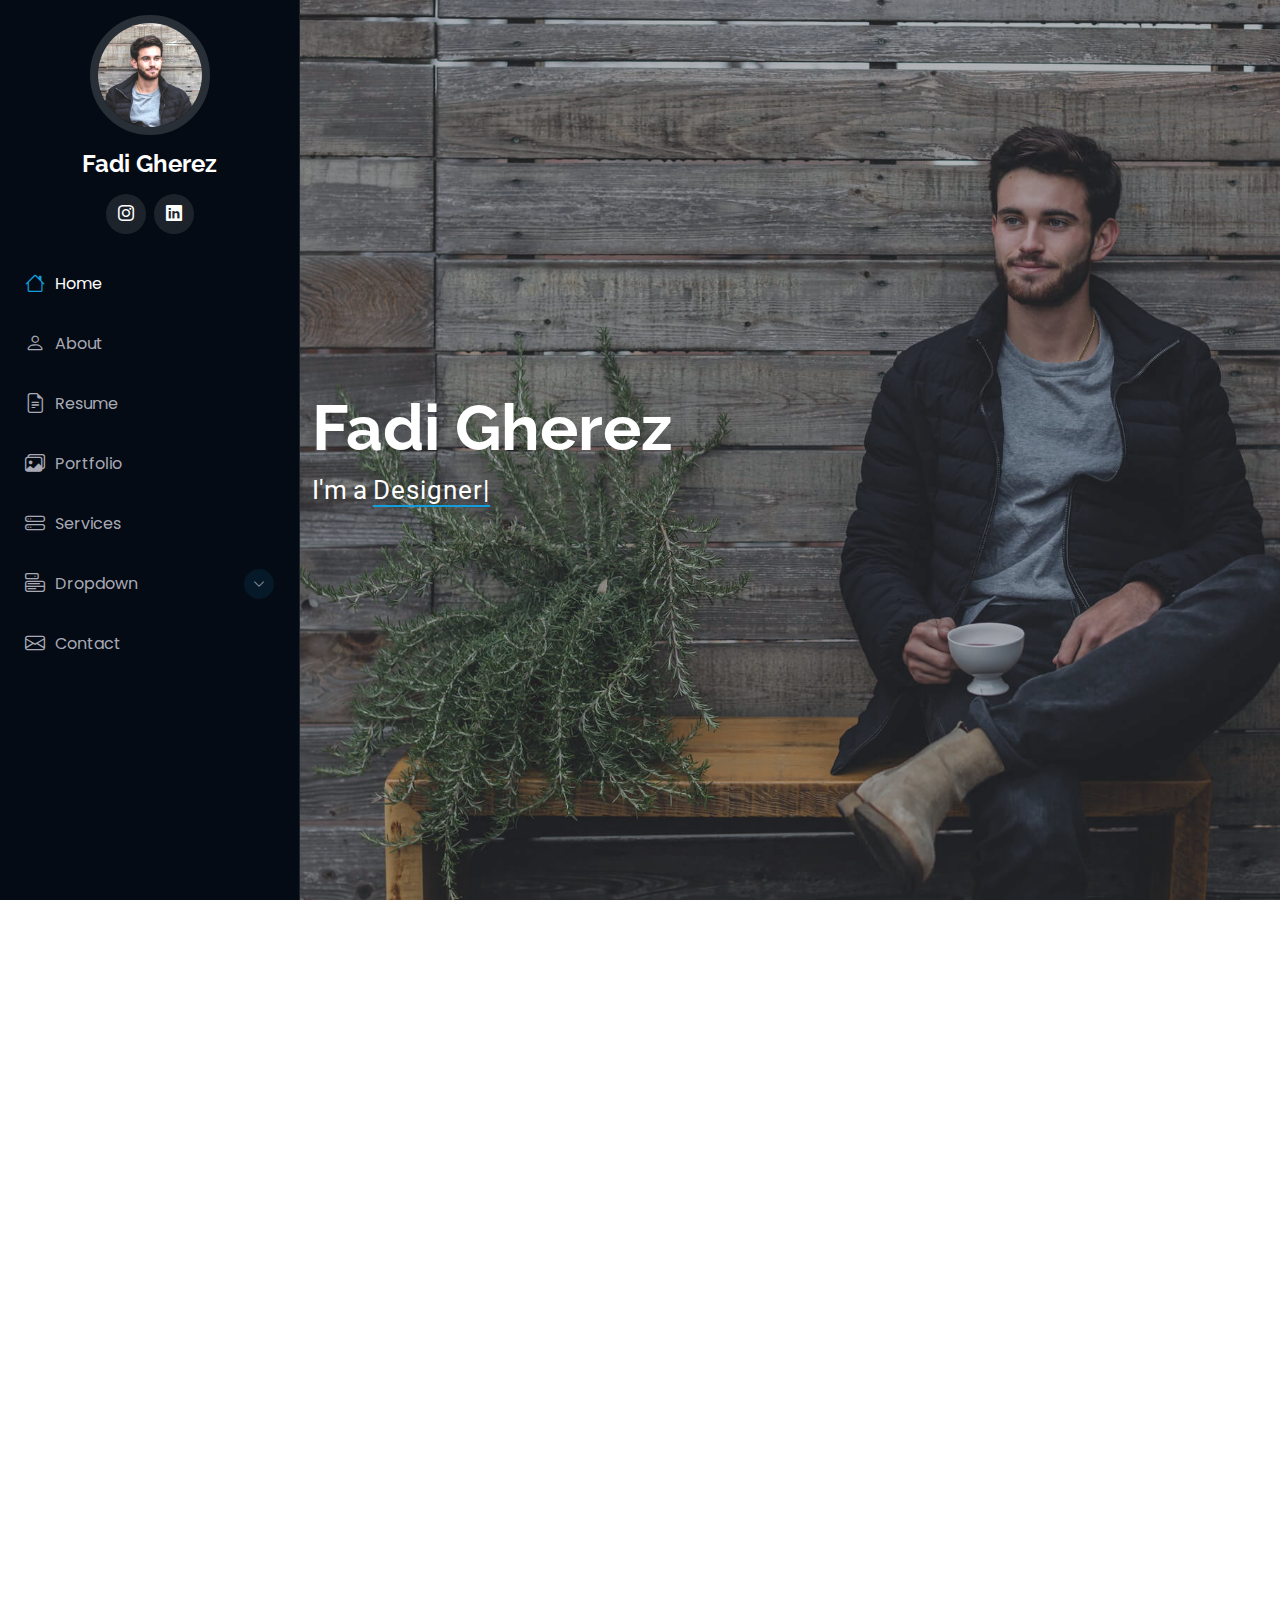
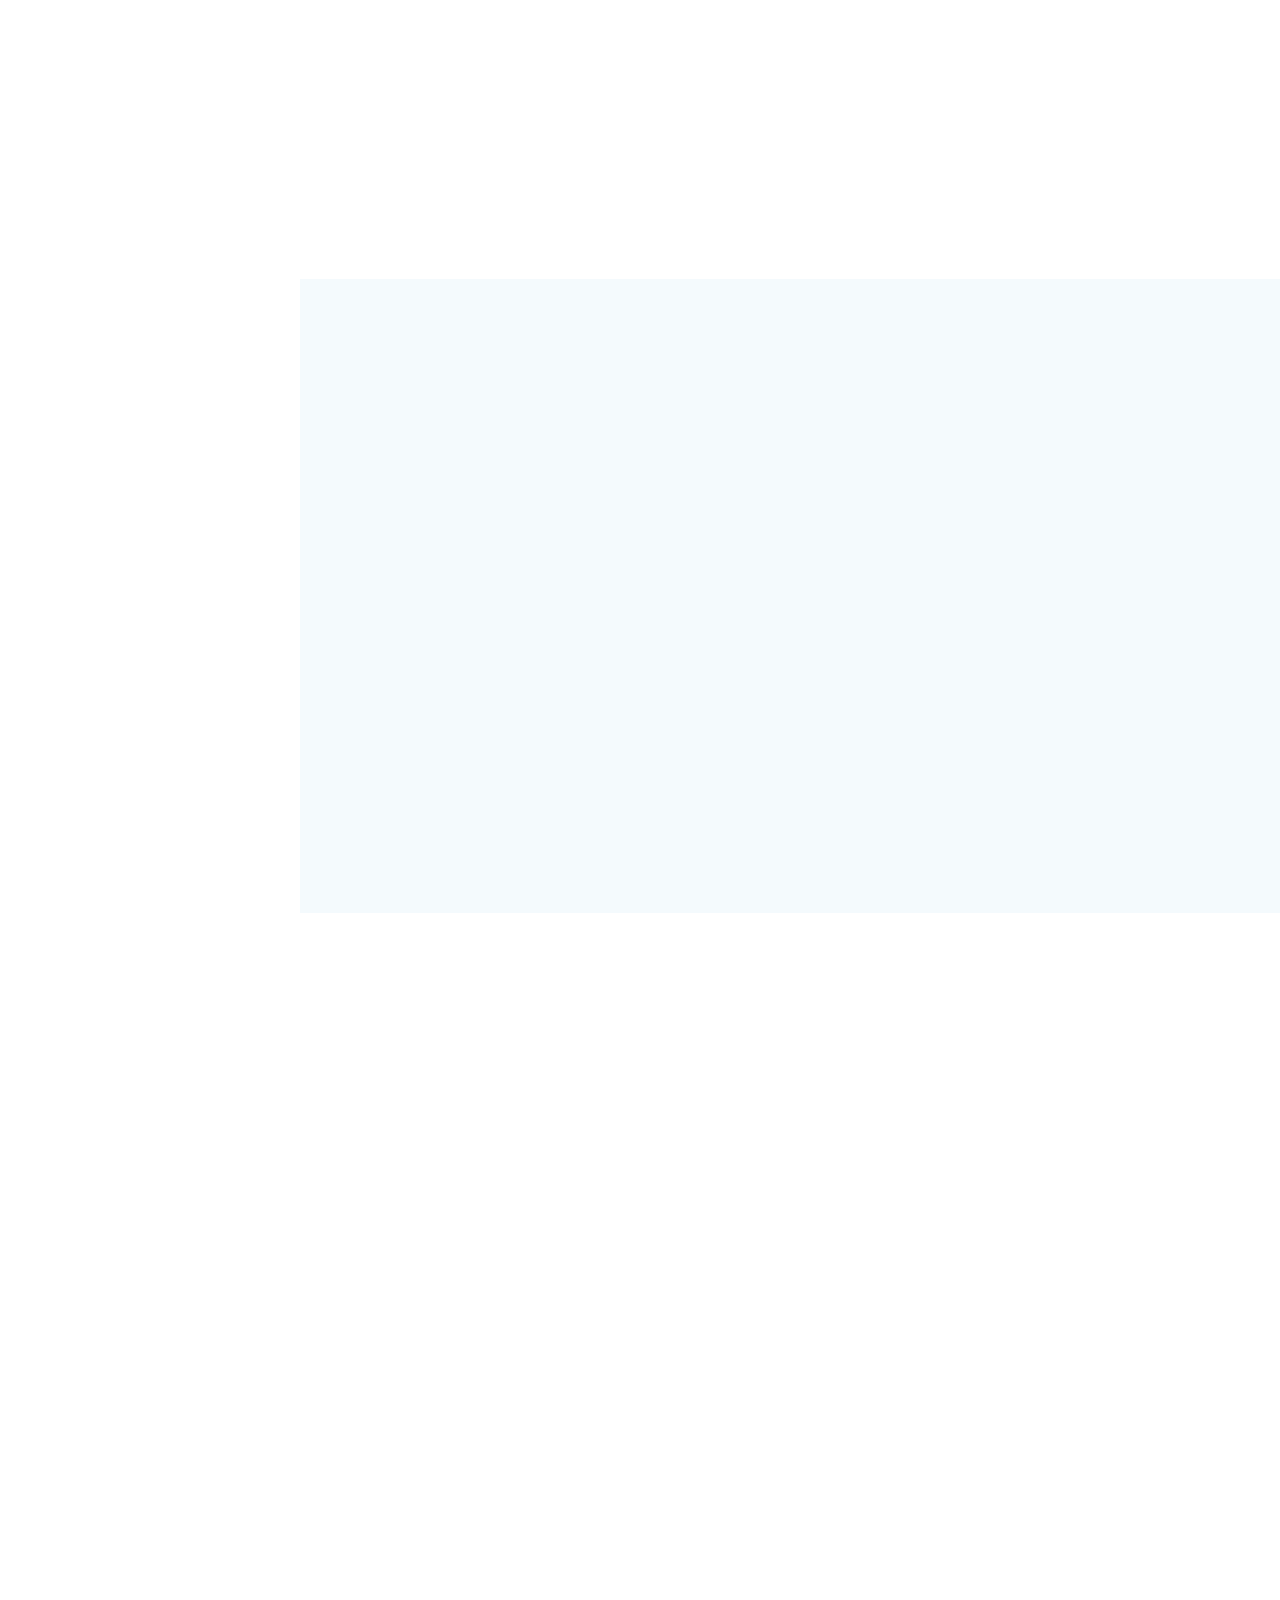
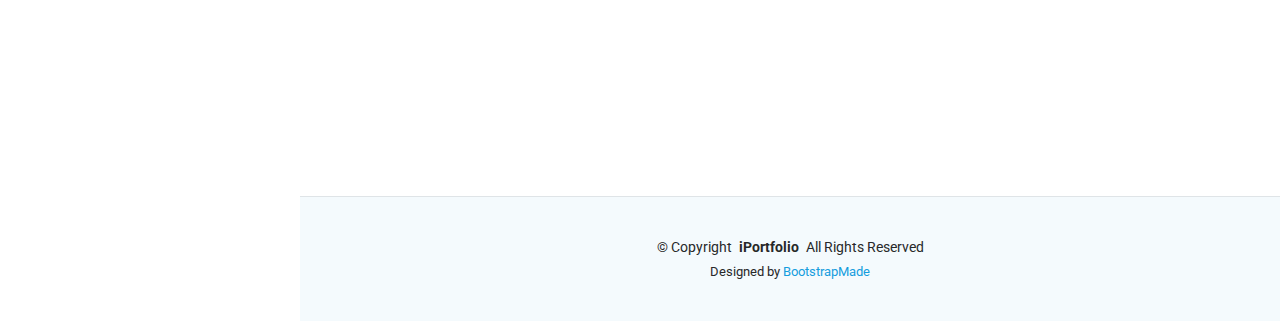
<file: index.html>
<!DOCTYPE html>
<html lang="en">

<head>
  <meta charset="utf-8">
  <meta content="width=device-width, initial-scale=1.0" name="viewport">
  <title>Index - iPortfolio Bootstrap Template</title>
  <meta content="" name="description">
  <meta content="" name="keywords">

  <!-- Favicons -->
  <link href="assets/img/favicon.png" rel="icon">
  <link href="assets/img/apple-touch-icon.png" rel="apple-touch-icon">

  <!-- Fonts -->
  <link href="https://fonts.googleapis.com" rel="preconnect">
  <link href="https://fonts.gstatic.com" rel="preconnect" crossorigin>
  <link href="https://fonts.googleapis.com/css2?family=Roboto:ital,wght@0,100;0,300;0,400;0,500;0,700;0,900;1,100;1,300;1,400;1,500;1,700;1,900&family=Poppins:ital,wght@0,100;0,200;0,300;0,400;0,500;0,600;0,700;0,800;0,900;1,100;1,200;1,300;1,400;1,500;1,600;1,700;1,800;1,900&family=Raleway:ital,wght@0,100;0,200;0,300;0,400;0,500;0,600;0,700;0,800;0,900;1,100;1,200;1,300;1,400;1,500;1,600;1,700;1,800;1,900&display=swap" rel="stylesheet">

  <!-- Vendor CSS Files -->
  <link href="assets/vendor/bootstrap/css/bootstrap.min.css" rel="stylesheet">
  <link href="assets/vendor/bootstrap-icons/bootstrap-icons.css" rel="stylesheet">
  <link href="assets/vendor/aos/aos.css" rel="stylesheet">
  <link href="assets/vendor/glightbox/css/glightbox.min.css" rel="stylesheet">
  <link href="assets/vendor/swiper/swiper-bundle.min.css" rel="stylesheet">

  <!-- Main CSS File -->
  <link href="assets/css/main.css" rel="stylesheet">

  <!-- =======================================================
  * Template Name: iPortfolio
  * Template URL: https://bootstrapmade.com/iportfolio-bootstrap-portfolio-websites-template/
  * Updated: Jun 29 2024 with Bootstrap v5.3.3
  * Author: BootstrapMade.com
  * License: https://bootstrapmade.com/license/
  ======================================================== -->
</head>

<body class="index-page">

  <header id="header" class="header dark-background d-flex flex-column">
    <i class="header-toggle d-xl-none bi bi-list"></i>

    <div class="profile-img">
      <img src="assets/img/my-profile-img.jpg" alt="" class="img-fluid rounded-circle">
    </div>

    <a href="index.html" class="logo d-flex align-items-center justify-content-center">
      <!-- Uncomment the line below if you also wish to use an image logo -->
      <!-- <img src="assets/img/logo.png" alt=""> -->
      <h1 class="sitename">Fadi Gherez</h1>
    </a>

    <div class="social-links text-center">
      <a target="_blank" href="https://www.instagram.com/arkeedo/" class="instagram"><i class="bi bi-instagram"></i></a>
      <a target="_blank" href="https://www.linkedin.com/in/fadi-gherez/" class="linkedin"><i class="bi bi-linkedin"></i></a>
    </div>

    <nav id="navmenu" class="navmenu">
      <ul>
        <li><a href="#hero" class="active"><i class="bi bi-house navicon"></i>Home</a></li>
        <li><a href="#about"><i class="bi bi-person navicon"></i> About</a></li>
        <li><a href="#resume"><i class="bi bi-file-earmark-text navicon"></i> Resume</a></li>
        <li><a href="#portfolio"><i class="bi bi-images navicon"></i> Portfolio</a></li>
        <li><a href="#services"><i class="bi bi-hdd-stack navicon"></i> Services</a></li>
        <li class="dropdown"><a href="#"><i class="bi bi-menu-button navicon"></i> <span>Dropdown</span> <i class="bi bi-chevron-down toggle-dropdown"></i></a>
          <ul>
            <li><a href="#">Dropdown 1</a></li>
            <li class="dropdown"><a href="#"><span>Deep Dropdown</span> <i class="bi bi-chevron-down toggle-dropdown"></i></a>
              <ul>
                <li><a href="#">Deep Dropdown 1</a></li>
                <li><a href="#">Deep Dropdown 2</a></li>
                <li><a href="#">Deep Dropdown 3</a></li>
                <li><a href="#">Deep Dropdown 4</a></li>
                <li><a href="#">Deep Dropdown 5</a></li>
              </ul>
            </li>
            <li><a href="#">Dropdown 2</a></li>
            <li><a href="#">Dropdown 3</a></li>
            <li><a href="#">Dropdown 4</a></li>
          </ul>
        </li>
        <li><a href="#contact"><i class="bi bi-envelope navicon"></i> Contact</a></li>
      </ul>
    </nav>

  </header>

  <main class="main">

    <!-- Hero Section -->
    <section id="hero" class="hero section dark-background">

      <img src="assets/img/hero-bg.jpg" alt="" data-aos="fade-in" class="">

      <div class="container" data-aos="fade-up" data-aos-delay="100">
        <h2>Fadi Gherez</h2>
        <p>I'm a <span class="typed" data-typed-items="Designer, Developer, Freelancer, Music Producer">Designer</span><span class="typed-cursor typed-cursor--blink" aria-hidden="true"></span><span class="typed-cursor typed-cursor--blink" aria-hidden="true"></span></p>
      </div>

    </section><!-- /Hero Section -->

    <!-- About Section -->
    <section id="about" class="about section">

      <!-- Section Title -->
      <div class="container section-title" data-aos="fade-up">
        <h2>About</h2>
<p>Hi, I'm Fadi Gherez, a web designer and front-end developer. With a strong foundation in creating dynamic and responsive websites, I specialize in crafting user-friendly designs that are both visually appealing and functional. My expertise spans across various technologies including WordPress, Bootstrap, and JavaScript.</p>      </div><!-- End Section Title -->

      <div class="container" data-aos="fade-up" data-aos-delay="100">

        <div class="row gy-4 justify-content-center">
          <div class="col-lg-4">
            <img src="assets/img/my-profile-img.jpg" class="img-fluid" alt="">
          </div>
          <div class="col-lg-8 content">
            <h2>UI Designer &amp; Web Developer.</h2>
            <p class="fst-italic py-3">
              "My goal is to create visually captivating and highly engaging websites that not only attract the eye of the audience but also deliver a seamless and intuitive user experience. By combining modern design principles with cutting-edge web technologies, I strive to develop websites that leave a lasting impression and effectively communicate the brand’s message."
            </p>
            <div class="row">
              <div class="col-lg-6">
                <ul>
                  <li><i class="bi bi-chevron-right"></i> <strong>Birthday:</strong> <span>March 1 2002</span></li>
                  <li><i class="bi bi-chevron-right"></i> <strong>Website:</strong> <span>www.example.com</span></li>
                  <li><i class="bi bi-chevron-right"></i> <strong>Phone:</strong> <span>+961 81 894 813</span></li>
                  <li><i class="bi bi-chevron-right"></i> <strong>City:</strong> <span>Beirut, Lebanon</span></li>
                </ul>
              </div>
              <div class="col-lg-6">
                <ul>
                  <li><i class="bi bi-chevron-right"></i> <strong>Age:</strong> <span>23</span></li>
                  <li><i class="bi bi-chevron-right"></i> <strong>Degree:</strong> <span>Diploma</span></li>
                  <li><i class="bi bi-chevron-right"></i> <strong>Email:</strong> <span>fadigherezz@gmail.com</span></li>
                  <li><i class="bi bi-chevron-right"></i> <strong>Freelance:</strong> <span>Available</span></li>
                </ul>
              </div>
            </div>
            <!-- <p class="py-3">
              Officiis eligendi itaque labore et dolorum mollitia officiis optio vero. Quisquam sunt adipisci omnis et ut. Nulla accusantium dolor incidunt officia tempore. Et eius omnis.
              Cupiditate ut dicta maxime officiis quidem quia. Sed et consectetur qui quia repellendus itaque neque.
            </p>-->
          </div>
        </div>

      </div>

    </section><!-- /About Section -->

    <!-- Stats Section -->
    <section id="stats" class="stats section">

      <div class="container" data-aos="fade-up" data-aos-delay="100">

        <div class="row gy-4">

          <div class="col-lg-3 col-md-6">
            <div class="stats-item">
              <i class="bi bi-emoji-smile"></i>
              <span data-purecounter-start="0" data-purecounter-end="2" data-purecounter-duration="1" class="purecounter"></span>
              <p><strong>Happy Clients</strong> </p>
            </div>
          </div><!-- End Stats Item -->

          <div class="col-lg-3 col-md-6">
            <div class="stats-item">
              <i class="bi bi-journal-richtext"></i>
              <span data-purecounter-start="0" data-purecounter-end="3" data-purecounter-duration="1" class="purecounter"></span>
              <p><strong>Projects</strong> </p>
            </div>
          </div><!-- End Stats Item -->

          <div class="col-lg-3 col-md-6">
            <div class="stats-item">
              <i class="bi bi-headset"></i>
              <span data-purecounter-start="0" data-purecounter-end="20" data-purecounter-duration="1" class="purecounter"></span>
              <p><strong>Hours Of Support</strong> </p>
            </div>
          </div><!-- End Stats Item -->

        
        </div>

      </div>

    </section><!-- /Stats Section -->

    <!-- Skills Section -->
    <section id="skills" class="skills section light-background">

      <!-- Section Title -->
      <div class="container section-title" data-aos="fade-up">
        <h2>Skills</h2>
        <p>These are the skills i acquired over my 2 month stay in VML : </p>
      </div><!-- End Section Title -->

      <div class="container" data-aos="fade-up" data-aos-delay="100">

        <div class="row skills-content skills-animation">

          <div class="col-lg-6">

            <div class="progress">
              <span class="skill"><span>HTML</span> <i class="val">80%</i></span>
              <div  class="progress-bar-wrap">
                <div    class="progress-bar progress-bar1" role="progressbar" aria-valuenow="100" aria-valuemin="0" aria-valuemax="80"></div>
              </div>
            </div><!-- End Skills Item -->

            <div class="progress">
              <span class="skill"><span>CSS</span> <i class="val">70%</i></span>
              <div class="progress-bar-wrap">
                <div class="progress-bar progress-bar2 " role="progressbar" aria-valuenow="90" aria-valuemin="0" aria-valuemax="100"></div>
              </div>
            </div><!-- End Skills Item -->

            <div class="progress">
              <span class="skill"><span>JavaScript</span> <i class="val">40%</i></span>
              <div class="progress-bar-wrap">
                <div class="progress-bar progress-bar3" role="progressbar" aria-valuenow="75" aria-valuemin="0" aria-valuemax="100"></div>
              </div>
            </div><!-- End Skills Item -->

          </div>

          <div class="col-lg-6">

            <div class="progress">
              <span class="skill"><span>PHP</span> <i class="val">5%</i></span>
              <div class="progress-bar-wrap">
                <div class="progress-bar progress-bar4" role="progressbar" aria-valuenow="80" aria-valuemin="0" aria-valuemax="100"></div>
              </div>
            </div><!-- End Skills Item -->

            <div class="progress">
              <span class="skill"><span>WordPress/CMS</span> <i class="val">60%</i></span>
              <div class="progress-bar-wrap">
                <div class="progress-bar progress-bar5" role="progressbar" aria-valuenow="90" aria-valuemin="0" aria-valuemax="100"></div>
              </div>
            </div><!-- End Skills Item -->

        

          </div>

        </div>

      </div>

    </section><!-- /Skills Section -->

    <!-- Resume Section -->
    <section id="resume" class="resume section">

      <!-- Section Title -->
      <div class="container section-title" data-aos="fade-up">
        <h2>Resume</h2>
        <p>"Great pains bring convenient benefits. One must necessarily follow something from an escape, indeed. Let it be that it holds true to its nature. Some desire, some crave. And no one who prevents acceptance is an exception. Because it sits in place, in duty, indeed, here are the things."</p>
      </div><!-- End Section Title -->

      <div class="container">

        <div class="row">

          <div class="col-lg-6" data-aos="fade-up" data-aos-delay="100">
      

           

            <h3 class="resume-title">Education</h3>
            <div class="resume-item">
              <h4>International School Of Choueifat </h4>
              <h5>2005-2019</h5>
              <p><em>United Arab Emirates, Abu Dhabi</em></p>
              <p>Studied everything scientific, learning applied mathematics.</p>
            </div><!-- Edn Resume Item -->

            <div class="resume-item">
              <h4>Sagesse High School</h4>
              <h5>2019-2020</h5>
              <p><em>Ain Saade, Lebanon</em></p>
              <p>Continued my last year of school to achieve the high school diploma.</p>
            </div><!-- Edn Resume Item -->
            <div class="resume-item">
              <h4>Lebanese American University </h4>
              <h5>2020-2024</h5>
              <p><em>Beirut, Lebanon</em></p>
              <p>Achieved my bachelors for Computer Science</p>
            </div><!-- Edn Resume Item -->

          </div>

          <div class="col-lg-6" data-aos="fade-up" data-aos-delay="200">
            <h3 class="resume-title">Professional Experience</h3>
            <div class="resume-item">
              <h4>Front End Engineer Intern at VML</h4>
              <h5>2025 - Present</h5>
              <p><em>Beirut, Lebanon </em></p>
              <ul>
                <li>Developed and maintained responsive web interfaces using HTML, CSS, JavaScript, and Bootstrap.</li>
                <li>Customized and optimized WordPress themes and plugins to enhance user experience.</li>
                <li>Utilized GitHub for version control, collaborating with team members on code reviews and deployments.</li>
                <li>Ensured cross-browser compatibility and mobile responsiveness for multiple client projects.</li>
                <li>Debugged and improved existing code, enhancing performance and UI consistency.</li>
            </ul>
            
            </div><!-- Edn Resume Item -->

            <div class="resume-item">
              <h4>Nabs Integrated Services Intern</h4>
              <h5>2023-2024</h5>
              <p><em>Dubai, United Arab Emirates</em></p>
              <ul>
                <li>Assisted in the development and maintenance of websites, primarily focusing on front-end tasks.</li>
                <li>Collaborated with team members to design and implement user-friendly web interfaces.</li>
                <li>Enhanced problem-solving and technical skills through hands-on projects and real-world applications.</li>
            </ul>
            
            </div><!-- Edn Resume Item -->
            

          </div>

        </div>

      </div>

    </section><!-- /Resume Section -->

    <!-- Portfolio Section -->
<section id="portfolio" class="portfolio section light-background">

  <!-- Section Title -->
  <div class="container section-title" data-aos="fade-up">
    <h2>Portfolio</h2>
    <p>Below are some of the projects I've worked on during my time at internships.</p>
  </div><!-- End Section Title -->

  <div class="container">

    <div class="isotope-layout" data-default-filter="*" data-layout="masonry" data-sort="original-order">

      <ul class="portfolio-filters isotope-filters" data-aos="fade-up" data-aos-delay="100">
        <li data-filter="*" class="filter-active">All</li>
        <li data-filter=".filter-app">Gaming Website</li>
        <li data-filter=".filter-product">Music Website</li>
      </ul><!-- End Portfolio Filters -->

      <div class="row gy-4 isotope-container" data-aos="fade-up" data-aos-delay="200">

        <!-- Portfolio Item for Gaming Website -->
        <div class="col-lg-4 col-md-6 portfolio-item isotope-item filter-app">
          <div class="portfolio-content h-100">
            <img src="assets/img/gamingwebsitescreenshot.png" class="img-fluid" alt="Gaming Website Screenshot">
            <div class="portfolio-info">
              <h4>Gaming Website</h4>
              <p>Brief description of your gaming website project.</p>
              <a href="path_to_your_screenshot/gaming-website.jpg" title="Gaming Website" data-gallery="portfolio-gallery-app" class="glightbox preview-link"><i class="bi bi-zoom-in"></i></a>
              <a href="portfolio-details.html" title="More Details" class="details-link"><i class="bi bi-link-45deg"></i></a>
            </div>
          </div>
        </div><!-- End Portfolio Item -->
        <div class="col-lg-4 col-md-6 portfolio-item isotope-item filter-app">
          <div class="portfolio-content h-100">
            <img src="assets/img/gamingwebsiteimg3.jpeg" class="img-fluid" alt="Gaming Website Screenshot">
            <div class="portfolio-info">
              <h4>Gaming Website</h4>
              <p>Brief description of your gaming website project.</p>
              <a href="path_to_your_screenshot/gaming-website.jpg" title="Gaming Website" data-gallery="portfolio-gallery-app" class="glightbox preview-link"><i class="bi bi-zoom-in"></i></a>
              <a href="portfolio-details.html" title="More Details" class="details-link"><i class="bi bi-link-45deg"></i></a>
            </div>
          </div>
        </div><!-- End Portfolio Item -->
        <div class="col-lg-4 col-md-6 portfolio-item isotope-item filter-app">
          <div class="portfolio-content h-100">
            <img src="assets/img/ayrebmidani.jpeg" class="img-fluid" alt="Gaming Website Screenshot">
            <div class="portfolio-info">
              <h4>Gaming Website</h4>
              <p>Brief description of your gaming website project.</p>
              <a href="path_to_your_screenshot/gaming-website.jpg" title="Gaming Website" data-gallery="portfolio-gallery-app" class="glightbox preview-link"><i class="bi bi-zoom-in"></i></a>
              <a href="portfolio-details.html" title="More Details" class="details-link"><i class="bi bi-link-45deg"></i></a>
            </div>
          </div>
        </div><!-- End Portfolio Item -->
        <div class="col-lg-4 col-md-6 portfolio-item isotope-item filter-app hala1">
          <div class="portfolio-content h-100">
            <img src="assets/img/lastimagegamingewbsite.jpeg" class="img-fluid" alt="Gaming Website Screenshot">
            <div class="portfolio-info">
              <h4>Gaming Website</h4>
              <p>Brief description of your gaming website project.</p>
              <a href="path_to_your_screenshot/gaming-website.jpg" title="Gaming Website" data-gallery="portfolio-gallery-app" class="glightbox preview-link"><i class="bi bi-zoom-in"></i></a>
              <a href="portfolio-details.html" title="More Details" class="details-link"><i class="bi bi-link-45deg"></i></a>
            </div>
          </div>
        </div><!-- End Portfolio Item -->
       
       
       
       
        

        <!-- Portfolio Item for Music Website -->
        <div class="col-lg-4 col-md-6 portfolio-item isotope-item filter-product">
          <div class="portfolio-content h-100">
            <img src="assets/img/musicwebsiteimg.png" class="img-fluid" alt="Music Website Screenshot">
            <div class="portfolio-info">
              <h4>Music Website</h4>
              <p>Brief description of your music website project.</p>
              <a href="assets/img/musicwebsiteimg.png" title="Music Website" data-gallery="portfolio-gallery-app" class="glightbox preview-link"><i class="bi bi-zoom-in"></i></a>
              <a href="portfolio-details.html" title="More Details" class="details-link"><i class="bi bi-link-45deg"></i></a>
            </div>
          </div>
        </div><!-- End Portfolio Item -->

        <!-- Portfolio Item for All (this can be a general category or one more project) -->
       

      </div><!-- End Portfolio Container -->

    </div>

  </div>

</section><!-- End Portfolio Section -->


    </section><!-- /Portfolio Section -->


    
    

    <!-- Contact Section -->
    <section id="contact" class="contact section">

      <!-- Section Title -->
      <div class="container section-title" data-aos="fade-up">
        <h2>Contact</h2>
        <p>Looking forward to meeting you!</p>
      </div><!-- End Section Title -->

      <div class="container" data-aos="fade-up" data-aos-delay="100">

        <div class="row gy-4">

          <div class="col-lg-5">

            <div class="info-wrap">
              <div class="info-item d-flex" data-aos="fade-up" data-aos-delay="200">
                <i class="bi bi-geo-alt flex-shrink-0"></i>
                <div>
                  <h3>Address</h3>
                  <p>Beirut, Lebanon</p>
                </div>
              </div><!-- End Info Item -->

              <div class="info-item d-flex" data-aos="fade-up" data-aos-delay="300">
                <i class="bi bi-telephone flex-shrink-0"></i>
                <div>
                  <h3>Call Me</h3>
                  <p>+961 81 894 813</p>
                </div>
              </div><!-- End Info Item -->

              <div class="info-item d-flex" data-aos="fade-up" data-aos-delay="400">
                <i class="bi bi-envelope flex-shrink-0"></i>
                <div>
                  <h3>Email Me</h3>
                  <p>fadigherezz@gmail.com</p>
                </div>
              </div><!-- End Info Item -->

              <iframe src="https://www.google.com/maps/embed?pb=https://maps.app.goo.gl/q6WPmcqKB4SdsjtRA"  frameborder="0" style="border:0; width: 100%; height: 270px;" allowfullscreen="" loading="lazy" referrerpolicy="no-referrer-when-downgrade"></iframe>
            </div>
          </div>

          <div class="col-lg-7">
            <form action="forms/contact.php" method="post" class="php-email-form" data-aos="fade-up" data-aos-delay="200">
              <div class="row gy-4">

                <div class="col-md-6">
                  <label for="name-field" class="pb-2">Your Name</label>
                  <input type="text" name="name" id="name-field" class="form-control" required="">
                </div>

                <div class="col-md-6">
                  <label for="email-field" class="pb-2">Your Email</label>
                  <input type="email" class="form-control" name="email" id="email-field" required="">
                </div>

                <div class="col-md-12">
                  <label for="subject-field" class="pb-2">Subject</label>
                  <input type="text" class="form-control" name="subject" id="subject-field" required="">
                </div>

                <div class="col-md-12">
                  <label for="message-field" class="pb-2">Message</label>
                  <textarea class="form-control" name="message" rows="10" id="message-field" required=""></textarea>
                </div>

                <div class="col-md-12 text-center">
                  <div class="loading">Loading</div>
                  <div class="error-message"></div>
                  <div class="sent-message">Your message has been sent. Thank you!</div>

                  <button type="submit">Send Message</button>
                </div>

              </div>
            </form>
          </div><!-- End Contact Form -->

        </div>

      </div>

    </section><!-- /Contact Section -->

  </main>

  <footer id="footer" class="footer position-relative light-background">

    <div class="container">
      <div class="copyright text-center ">
        <p>© <span>Copyright</span> <strong class="px-1 sitename">iPortfolio</strong> <span>All Rights Reserved</span></p>
      </div>
      <div class="credits">
        <!-- All the links in the footer should remain intact. -->
        <!-- You can delete the links only if you've purchased the pro version. -->
        <!-- Licensing information: https://bootstrapmade.com/license/ -->
        <!-- Purchase the pro version with working PHP/AJAX contact form: [buy-url] -->
        Designed by <a href="https://bootstrapmade.com/">BootstrapMade</a>
      </div>
    </div>

  </footer>

  <!-- Scroll Top -->
  <a href="#" id="scroll-top" class="scroll-top d-flex align-items-center justify-content-center"><i class="bi bi-arrow-up-short"></i></a>

  <!-- Preloader -->
  <div id="preloader"></div>

  <!-- Vendor JS Files -->
  <script src="assets/vendor/bootstrap/js/bootstrap.bundle.min.js"></script>
  <script src="assets/vendor/php-email-form/validate.js"></script>
  <script src="assets/vendor/aos/aos.js"></script>
  <script src="assets/vendor/typed.js/typed.umd.js"></script>
  <script src="assets/vendor/purecounter/purecounter_vanilla.js"></script>
  <script src="assets/vendor/waypoints/noframework.waypoints.js"></script>
  <script src="assets/vendor/glightbox/js/glightbox.min.js"></script>
  <script src="assets/vendor/imagesloaded/imagesloaded.pkgd.min.js"></script>
  <script src="assets/vendor/isotope-layout/isotope.pkgd.min.js"></script>
  <script src="assets/vendor/swiper/swiper-bundle.min.js"></script>

  <!-- Main JS File -->
  <script src="assets/js/main.js"></script>

</body>

</html>
</file>
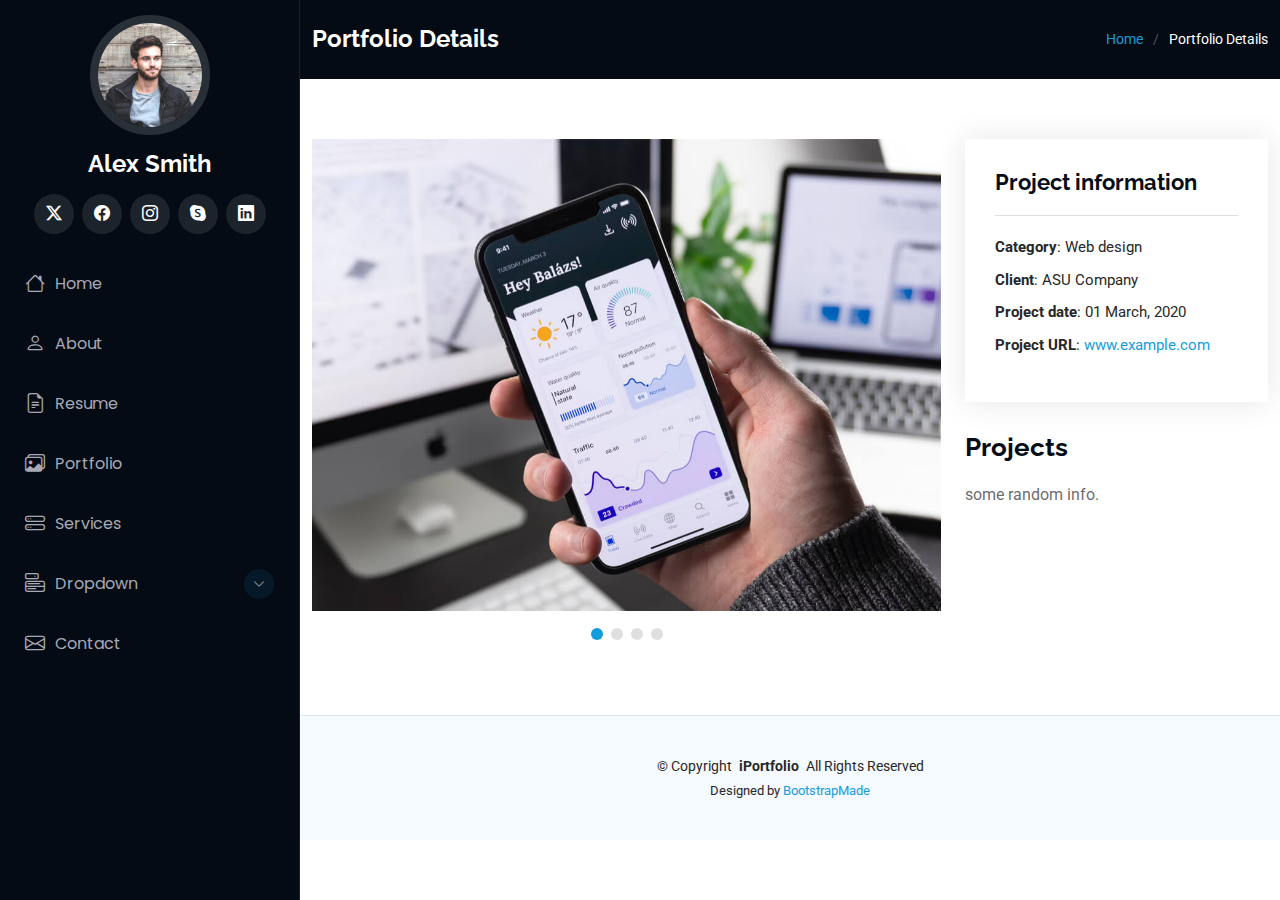
<file: portfolio-details.html>
<!DOCTYPE html>
<html lang="en">

<head>
  <meta charset="utf-8">
  <meta content="width=device-width, initial-scale=1.0" name="viewport">
  <title>Portfolio Details - iPortfolio Bootstrap Template</title>
  <meta content="" name="description">
  <meta content="" name="keywords">

  <!-- Favicons -->
  <link href="assets/img/favicon.png" rel="icon">
  <link href="assets/img/apple-touch-icon.png" rel="apple-touch-icon">

  <!-- Fonts -->
  <link href="https://fonts.googleapis.com" rel="preconnect">
  <link href="https://fonts.gstatic.com" rel="preconnect" crossorigin>
  <link href="https://fonts.googleapis.com/css2?family=Roboto:ital,wght@0,100;0,300;0,400;0,500;0,700;0,900;1,100;1,300;1,400;1,500;1,700;1,900&family=Poppins:ital,wght@0,100;0,200;0,300;0,400;0,500;0,600;0,700;0,800;0,900;1,100;1,200;1,300;1,400;1,500;1,600;1,700;1,800;1,900&family=Raleway:ital,wght@0,100;0,200;0,300;0,400;0,500;0,600;0,700;0,800;0,900;1,100;1,200;1,300;1,400;1,500;1,600;1,700;1,800;1,900&display=swap" rel="stylesheet">

  <!-- Vendor CSS Files -->
  <link href="assets/vendor/bootstrap/css/bootstrap.min.css" rel="stylesheet">
  <link href="assets/vendor/bootstrap-icons/bootstrap-icons.css" rel="stylesheet">
  <link href="assets/vendor/aos/aos.css" rel="stylesheet">
  <link href="assets/vendor/glightbox/css/glightbox.min.css" rel="stylesheet">
  <link href="assets/vendor/swiper/swiper-bundle.min.css" rel="stylesheet">

  <!-- Main CSS File -->
  <link href="assets/css/main.css" rel="stylesheet">

  <!-- =======================================================
  * Template Name: iPortfolio
  * Template URL: https://bootstrapmade.com/iportfolio-bootstrap-portfolio-websites-template/
  * Updated: Jun 29 2024 with Bootstrap v5.3.3
  * Author: BootstrapMade.com
  * License: https://bootstrapmade.com/license/
  ======================================================== -->
</head>

<body class="portfolio-details-page">

  <header id="header" class="header dark-background d-flex flex-column">
    <i class="header-toggle d-xl-none bi bi-list"></i>

    <div class="profile-img">
      <img src="assets/img/my-profile-img.jpg" alt="" class="img-fluid rounded-circle">
    </div>

    <a href="index.html" class="logo d-flex align-items-center justify-content-center">
      <!-- Uncomment the line below if you also wish to use an image logo -->
      <!-- <img src="assets/img/logo.png" alt=""> -->
      <h1 class="sitename">Alex Smith</h1>
    </a>

    <div class="social-links text-center">
      <a href="#" class="twitter"><i class="bi bi-twitter-x"></i></a>
      <a href="#" class="facebook"><i class="bi bi-facebook"></i></a>
      <a href="#" class="instagram"><i class="bi bi-instagram"></i></a>
      <a href="#" class="google-plus"><i class="bi bi-skype"></i></a>
      <a href="#" class="linkedin"><i class="bi bi-linkedin"></i></a>
    </div>

    <nav id="navmenu" class="navmenu">
      <ul>
        <li><a href="#hero"><i class="bi bi-house navicon"></i>Home</a></li>
        <li><a href="#about"><i class="bi bi-person navicon"></i> About</a></li>
        <li><a href="#resume"><i class="bi bi-file-earmark-text navicon"></i> Resume</a></li>
        <li><a href="#portfolio"><i class="bi bi-images navicon"></i> Portfolio</a></li>
        <li><a href="#services"><i class="bi bi-hdd-stack navicon"></i> Services</a></li>
        <li class="dropdown"><a href="#"><i class="bi bi-menu-button navicon"></i> <span>Dropdown</span> <i class="bi bi-chevron-down toggle-dropdown"></i></a>
          <ul>
            <li><a href="#">Dropdown 1</a></li>
            <li class="dropdown"><a href="#"><span>Deep Dropdown</span> <i class="bi bi-chevron-down toggle-dropdown"></i></a>
              <ul>
                <li><a href="#">Deep Dropdown 1</a></li>
                <li><a href="#">Deep Dropdown 2</a></li>
                <li><a href="#">Deep Dropdown 3</a></li>
                <li><a href="#">Deep Dropdown 4</a></li>
                <li><a href="#">Deep Dropdown 5</a></li>
              </ul>
            </li>
            <li><a href="#">Dropdown 2</a></li>
            <li><a href="#">Dropdown 3</a></li>
            <li><a href="#">Dropdown 4</a></li>
          </ul>
        </li>
        <li><a href="#contact"><i class="bi bi-envelope navicon"></i> Contact</a></li>
      </ul>
    </nav>

  </header>

  <main class="main">

    <!-- Page Title -->
    <div class="page-title dark-background">
      <div class="container d-lg-flex justify-content-between align-items-center">
        <h1 class="mb-2 mb-lg-0">Portfolio Details</h1>
        <nav class="breadcrumbs">
          <ol>
            <li><a href="index.html">Home</a></li>
            <li class="current">Portfolio Details</li>
          </ol>
        </nav>
      </div>
    </div><!-- End Page Title -->

    <!-- Portfolio Details Section -->
    <section id="portfolio-details" class="portfolio-details section">

      <div class="container" data-aos="fade-up" data-aos-delay="100">

        <div class="row gy-4">

          <div class="col-lg-8">
            <div class="portfolio-details-slider swiper init-swiper">

              <script type="application/json" class="swiper-config">
                {
                  "loop": true,
                  "speed": 600,
                  "autoplay": {
                    "delay": 5000
                  },
                  "slidesPerView": "auto",
                  "pagination": {
                    "el": ".swiper-pagination",
                    "type": "bullets",
                    "clickable": true
                  }
                }
              </script>

              <div class="swiper-wrapper align-items-center">

                <div class="swiper-slide">
                  <img src="assets/img/portfolio/app-1.jpg" alt="">
                </div>

                <div class="swiper-slide">
                  <img src="assets/img/portfolio/product-1.jpg" alt="">
                </div>

                <div class="swiper-slide">
                  <img src="assets/img/portfolio/branding-1.jpg" alt="">
                </div>

                <div class="swiper-slide">
                  <img src="assets/img/portfolio/books-1.jpg" alt="">
                </div>

              </div>
              <div class="swiper-pagination"></div>
            </div>
          </div>

          <div class="col-lg-4">
            <div class="portfolio-info" data-aos="fade-up" data-aos-delay="200">
              <h3>Project information</h3>
              <ul>
                <li><strong>Category</strong>: Web design</li>
                <li><strong>Client</strong>: ASU Company</li>
                <li><strong>Project date</strong>: 01 March, 2020</li>
                <li><strong>Project URL</strong>: <a href="#">www.example.com</a></li>
              </ul>
            </div>
            <div class="portfolio-description" data-aos="fade-up" data-aos-delay="300">
              <h2>Projects</h2>
              <p>
some random info.              </p>
            </div>
          </div>

        </div>

      </div>

    </section><!-- /Portfolio Details Section -->

  </main>

  <footer id="footer" class="footer position-relative light-background">

    <div class="container">
      <div class="copyright text-center ">
        <p>© <span>Copyright</span> <strong class="px-1 sitename">iPortfolio</strong> <span>All Rights Reserved</span></p>
      </div>
      <div class="credits">
        <!-- All the links in the footer should remain intact. -->
        <!-- You can delete the links only if you've purchased the pro version. -->
        <!-- Licensing information: https://bootstrapmade.com/license/ -->
        <!-- Purchase the pro version with working PHP/AJAX contact form: [buy-url] -->
        Designed by <a href="https://bootstrapmade.com/">BootstrapMade</a>
      </div>
    </div>

  </footer>

  <!-- Scroll Top -->
  <a href="#" id="scroll-top" class="scroll-top d-flex align-items-center justify-content-center"><i class="bi bi-arrow-up-short"></i></a>

  <!-- Preloader -->
  <div id="preloader"></div>

  <!-- Vendor JS Files -->
  <script src="assets/vendor/bootstrap/js/bootstrap.bundle.min.js"></script>
  <script src="assets/vendor/php-email-form/validate.js"></script>
  <script src="assets/vendor/aos/aos.js"></script>
  <script src="assets/vendor/typed.js/typed.umd.js"></script>
  <script src="assets/vendor/purecounter/purecounter_vanilla.js"></script>
  <script src="assets/vendor/waypoints/noframework.waypoints.js"></script>
  <script src="assets/vendor/glightbox/js/glightbox.min.js"></script>
  <script src="assets/vendor/imagesloaded/imagesloaded.pkgd.min.js"></script>
  <script src="assets/vendor/isotope-layout/isotope.pkgd.min.js"></script>
  <script src="assets/vendor/swiper/swiper-bundle.min.js"></script>

  <!-- Main JS File -->
  <script src="assets/js/main.js"></script>

</body>

</html>
</file>
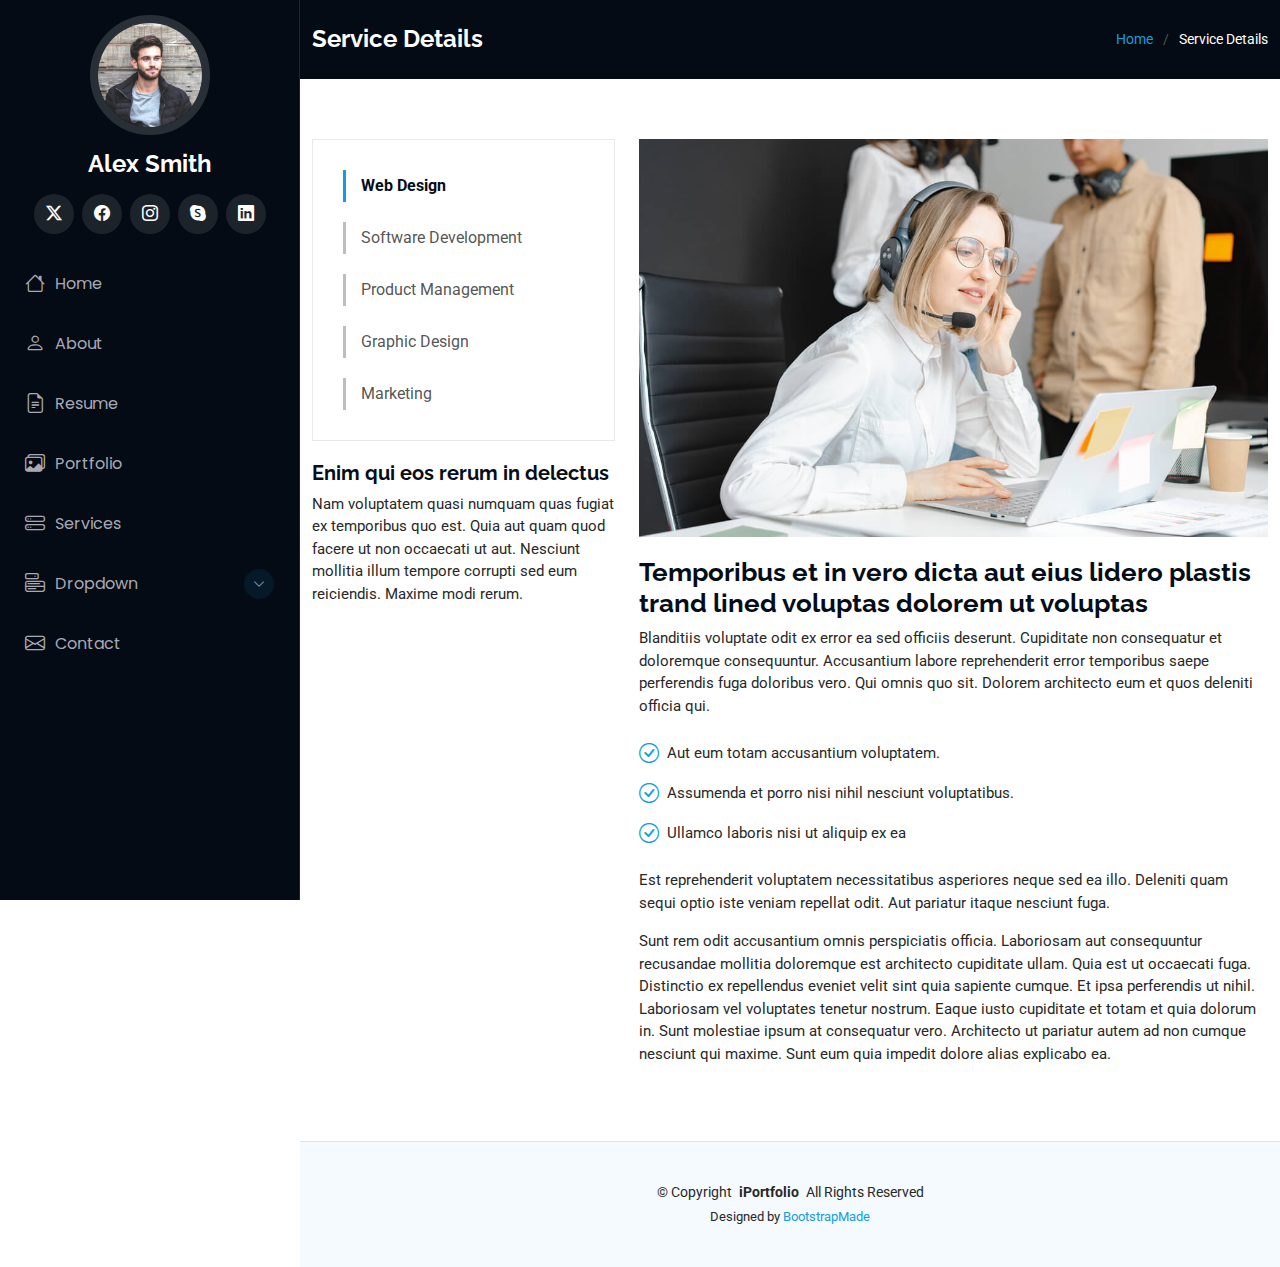
<file: service-details.html>
<!DOCTYPE html>
<html lang="en">

<head>
  <meta charset="utf-8">
  <meta content="width=device-width, initial-scale=1.0" name="viewport">
  <title>Service Details - iPortfolio Bootstrap Template</title>
  <meta content="" name="description">
  <meta content="" name="keywords">

  <!-- Favicons -->
  <link href="assets/img/favicon.png" rel="icon">
  <link href="assets/img/apple-touch-icon.png" rel="apple-touch-icon">

  <!-- Fonts -->
  <link href="https://fonts.googleapis.com" rel="preconnect">
  <link href="https://fonts.gstatic.com" rel="preconnect" crossorigin>
  <link href="https://fonts.googleapis.com/css2?family=Roboto:ital,wght@0,100;0,300;0,400;0,500;0,700;0,900;1,100;1,300;1,400;1,500;1,700;1,900&family=Poppins:ital,wght@0,100;0,200;0,300;0,400;0,500;0,600;0,700;0,800;0,900;1,100;1,200;1,300;1,400;1,500;1,600;1,700;1,800;1,900&family=Raleway:ital,wght@0,100;0,200;0,300;0,400;0,500;0,600;0,700;0,800;0,900;1,100;1,200;1,300;1,400;1,500;1,600;1,700;1,800;1,900&display=swap" rel="stylesheet">

  <!-- Vendor CSS Files -->
  <link href="assets/vendor/bootstrap/css/bootstrap.min.css" rel="stylesheet">
  <link href="assets/vendor/bootstrap-icons/bootstrap-icons.css" rel="stylesheet">
  <link href="assets/vendor/aos/aos.css" rel="stylesheet">
  <link href="assets/vendor/glightbox/css/glightbox.min.css" rel="stylesheet">
  <link href="assets/vendor/swiper/swiper-bundle.min.css" rel="stylesheet">

  <!-- Main CSS File -->
  <link href="assets/css/main.css" rel="stylesheet">

  <!-- =======================================================
  * Template Name: iPortfolio
  * Template URL: https://bootstrapmade.com/iportfolio-bootstrap-portfolio-websites-template/
  * Updated: Jun 29 2024 with Bootstrap v5.3.3
  * Author: BootstrapMade.com
  * License: https://bootstrapmade.com/license/
  ======================================================== -->
</head>

<body class="service-details-page">

  <header id="header" class="header dark-background d-flex flex-column">
    <i class="header-toggle d-xl-none bi bi-list"></i>

    <div class="profile-img">
      <img src="assets/img/my-profile-img.jpg" alt="" class="img-fluid rounded-circle">
    </div>

    <a href="index.html" class="logo d-flex align-items-center justify-content-center">
      <!-- Uncomment the line below if you also wish to use an image logo -->
      <!-- <img src="assets/img/logo.png" alt=""> -->
      <h1 class="sitename">Alex Smith</h1>
    </a>

    <div class="social-links text-center">
      <a href="#" class="twitter"><i class="bi bi-twitter-x"></i></a>
      <a href="#" class="facebook"><i class="bi bi-facebook"></i></a>
      <a href="#" class="instagram"><i class="bi bi-instagram"></i></a>
      <a href="#" class="google-plus"><i class="bi bi-skype"></i></a>
      <a href="#" class="linkedin"><i class="bi bi-linkedin"></i></a>
    </div>

    <nav id="navmenu" class="navmenu">
      <ul>
        <li><a href="#hero"><i class="bi bi-house navicon"></i>Home</a></li>
        <li><a href="#about"><i class="bi bi-person navicon"></i> About</a></li>
        <li><a href="#resume"><i class="bi bi-file-earmark-text navicon"></i> Resume</a></li>
        <li><a href="#portfolio"><i class="bi bi-images navicon"></i> Portfolio</a></li>
        <li><a href="#services"><i class="bi bi-hdd-stack navicon"></i> Services</a></li>
        <li class="dropdown"><a href="#"><i class="bi bi-menu-button navicon"></i> <span>Dropdown</span> <i class="bi bi-chevron-down toggle-dropdown"></i></a>
          <ul>
            <li><a href="#">Dropdown 1</a></li>
            <li class="dropdown"><a href="#"><span>Deep Dropdown</span> <i class="bi bi-chevron-down toggle-dropdown"></i></a>
              <ul>
                <li><a href="#">Deep Dropdown 1</a></li>
                <li><a href="#">Deep Dropdown 2</a></li>
                <li><a href="#">Deep Dropdown 3</a></li>
                <li><a href="#">Deep Dropdown 4</a></li>
                <li><a href="#">Deep Dropdown 5</a></li>
              </ul>
            </li>
            <li><a href="#">Dropdown 2</a></li>
            <li><a href="#">Dropdown 3</a></li>
            <li><a href="#">Dropdown 4</a></li>
          </ul>
        </li>
        <li><a href="#contact"><i class="bi bi-envelope navicon"></i> Contact</a></li>
      </ul>
    </nav>

  </header>

  <main class="main">

    <!-- Page Title -->
    <div class="page-title dark-background">
      <div class="container d-lg-flex justify-content-between align-items-center">
        <h1 class="mb-2 mb-lg-0">Service Details</h1>
        <nav class="breadcrumbs">
          <ol>
            <li><a href="index.html">Home</a></li>
            <li class="current">Service Details</li>
          </ol>
        </nav>
      </div>
    </div><!-- End Page Title -->

    <!-- Service Details Section -->
    <section id="service-details" class="service-details section">

      <div class="container">

        <div class="row gy-4">

          <div class="col-lg-4" data-aos="fade-up" data-aos-delay="100">
            <div class="services-list">
              <a href="#" class="active">Web Design</a>
              <a href="#">Software Development</a>
              <a href="#">Product Management</a>
              <a href="#">Graphic Design</a>
              <a href="#">Marketing</a>
            </div>

            <h4>Enim qui eos rerum in delectus</h4>
            <p>Nam voluptatem quasi numquam quas fugiat ex temporibus quo est. Quia aut quam quod facere ut non occaecati ut aut. Nesciunt mollitia illum tempore corrupti sed eum reiciendis. Maxime modi rerum.</p>
          </div>

          <div class="col-lg-8" data-aos="fade-up" data-aos-delay="200">
            <img src="assets/img/services.jpg" alt="" class="img-fluid services-img">
            <h3>Temporibus et in vero dicta aut eius lidero plastis trand lined voluptas dolorem ut voluptas</h3>
            <p>
              Blanditiis voluptate odit ex error ea sed officiis deserunt. Cupiditate non consequatur et doloremque consequuntur. Accusantium labore reprehenderit error temporibus saepe perferendis fuga doloribus vero. Qui omnis quo sit. Dolorem architecto eum et quos deleniti officia qui.
            </p>
            <ul>
              <li><i class="bi bi-check-circle"></i> <span>Aut eum totam accusantium voluptatem.</span></li>
              <li><i class="bi bi-check-circle"></i> <span>Assumenda et porro nisi nihil nesciunt voluptatibus.</span></li>
              <li><i class="bi bi-check-circle"></i> <span>Ullamco laboris nisi ut aliquip ex ea</span></li>
            </ul>
            <p>
              Est reprehenderit voluptatem necessitatibus asperiores neque sed ea illo. Deleniti quam sequi optio iste veniam repellat odit. Aut pariatur itaque nesciunt fuga.
            </p>
            <p>
              Sunt rem odit accusantium omnis perspiciatis officia. Laboriosam aut consequuntur recusandae mollitia doloremque est architecto cupiditate ullam. Quia est ut occaecati fuga. Distinctio ex repellendus eveniet velit sint quia sapiente cumque. Et ipsa perferendis ut nihil. Laboriosam vel voluptates tenetur nostrum. Eaque iusto cupiditate et totam et quia dolorum in. Sunt molestiae ipsum at consequatur vero. Architecto ut pariatur autem ad non cumque nesciunt qui maxime. Sunt eum quia impedit dolore alias explicabo ea.
            </p>
          </div>

        </div>

      </div>

    </section><!-- /Service Details Section -->

  </main>

  <footer id="footer" class="footer position-relative light-background">

    <div class="container">
      <div class="copyright text-center ">
        <p>© <span>Copyright</span> <strong class="px-1 sitename">iPortfolio</strong> <span>All Rights Reserved</span></p>
      </div>
      <div class="credits">
        <!-- All the links in the footer should remain intact. -->
        <!-- You can delete the links only if you've purchased the pro version. -->
        <!-- Licensing information: https://bootstrapmade.com/license/ -->
        <!-- Purchase the pro version with working PHP/AJAX contact form: [buy-url] -->
        Designed by <a href="https://bootstrapmade.com/">BootstrapMade</a>
      </div>
    </div>

  </footer>

  <!-- Scroll Top -->
  <a href="#" id="scroll-top" class="scroll-top d-flex align-items-center justify-content-center"><i class="bi bi-arrow-up-short"></i></a>

  <!-- Preloader -->
  <div id="preloader"></div>

  <!-- Vendor JS Files -->
  <script src="assets/vendor/bootstrap/js/bootstrap.bundle.min.js"></script>
  <script src="assets/vendor/php-email-form/validate.js"></script>
  <script src="assets/vendor/aos/aos.js"></script>
  <script src="assets/vendor/typed.js/typed.umd.js"></script>
  <script src="assets/vendor/purecounter/purecounter_vanilla.js"></script>
  <script src="assets/vendor/waypoints/noframework.waypoints.js"></script>
  <script src="assets/vendor/glightbox/js/glightbox.min.js"></script>
  <script src="assets/vendor/imagesloaded/imagesloaded.pkgd.min.js"></script>
  <script src="assets/vendor/isotope-layout/isotope.pkgd.min.js"></script>
  <script src="assets/vendor/swiper/swiper-bundle.min.js"></script>

  <!-- Main JS File -->
  <script src="assets/js/main.js"></script>

</body>

</html>
</file>
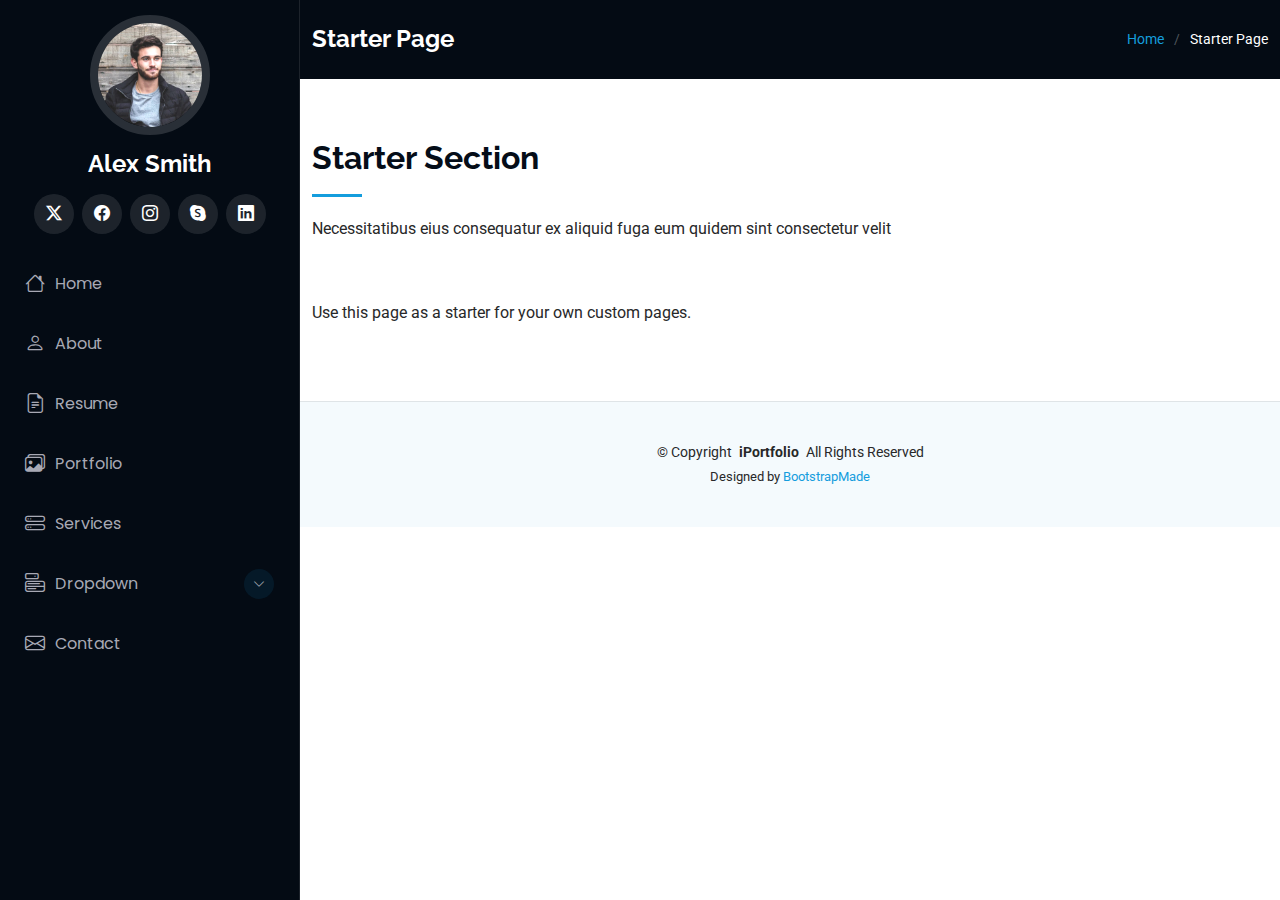
<file: starter-page.html>
<!DOCTYPE html>
<html lang="en">

<head>
  <meta charset="utf-8">
  <meta content="width=device-width, initial-scale=1.0" name="viewport">
  <title>Starter Page - iPortfolio Bootstrap Template</title>
  <meta content="" name="description">
  <meta content="" name="keywords">

  <!-- Favicons -->
  <link href="assets/img/favicon.png" rel="icon">
  <link href="assets/img/apple-touch-icon.png" rel="apple-touch-icon">

  <!-- Fonts -->
  <link href="https://fonts.googleapis.com" rel="preconnect">
  <link href="https://fonts.gstatic.com" rel="preconnect" crossorigin>
  <link href="https://fonts.googleapis.com/css2?family=Roboto:ital,wght@0,100;0,300;0,400;0,500;0,700;0,900;1,100;1,300;1,400;1,500;1,700;1,900&family=Poppins:ital,wght@0,100;0,200;0,300;0,400;0,500;0,600;0,700;0,800;0,900;1,100;1,200;1,300;1,400;1,500;1,600;1,700;1,800;1,900&family=Raleway:ital,wght@0,100;0,200;0,300;0,400;0,500;0,600;0,700;0,800;0,900;1,100;1,200;1,300;1,400;1,500;1,600;1,700;1,800;1,900&display=swap" rel="stylesheet">

  <!-- Vendor CSS Files -->
  <link href="assets/vendor/bootstrap/css/bootstrap.min.css" rel="stylesheet">
  <link href="assets/vendor/bootstrap-icons/bootstrap-icons.css" rel="stylesheet">
  <link href="assets/vendor/aos/aos.css" rel="stylesheet">
  <link href="assets/vendor/glightbox/css/glightbox.min.css" rel="stylesheet">
  <link href="assets/vendor/swiper/swiper-bundle.min.css" rel="stylesheet">

  <!-- Main CSS File -->
  <link href="assets/css/main.css" rel="stylesheet">

  <!-- =======================================================
  * Template Name: iPortfolio
  * Template URL: https://bootstrapmade.com/iportfolio-bootstrap-portfolio-websites-template/
  * Updated: Jun 29 2024 with Bootstrap v5.3.3
  * Author: BootstrapMade.com
  * License: https://bootstrapmade.com/license/
  ======================================================== -->
</head>

<body class="starter-page-page">

  <header id="header" class="header dark-background d-flex flex-column">
    <i class="header-toggle d-xl-none bi bi-list"></i>

    <div class="profile-img">
      <img src="assets/img/my-profile-img.jpg" alt="" class="img-fluid rounded-circle">
    </div>

    <a href="index.html" class="logo d-flex align-items-center justify-content-center">
      <!-- Uncomment the line below if you also wish to use an image logo -->
      <!-- <img src="assets/img/logo.png" alt=""> -->
      <h1 class="sitename">Alex Smith</h1>
    </a>

    <div class="social-links text-center">
      <a href="#" class="twitter"><i class="bi bi-twitter-x"></i></a>
      <a href="#" class="facebook"><i class="bi bi-facebook"></i></a>
      <a href="#" class="instagram"><i class="bi bi-instagram"></i></a>
      <a href="#" class="google-plus"><i class="bi bi-skype"></i></a>
      <a href="#" class="linkedin"><i class="bi bi-linkedin"></i></a>
    </div>

    <nav id="navmenu" class="navmenu">
      <ul>
        <li><a href="#hero"><i class="bi bi-house navicon"></i>Home</a></li>
        <li><a href="#about"><i class="bi bi-person navicon"></i> About</a></li>
        <li><a href="#resume"><i class="bi bi-file-earmark-text navicon"></i> Resume</a></li>
        <li><a href="#portfolio"><i class="bi bi-images navicon"></i> Portfolio</a></li>
        <li><a href="#services"><i class="bi bi-hdd-stack navicon"></i> Services</a></li>
        <li class="dropdown"><a href="#"><i class="bi bi-menu-button navicon"></i> <span>Dropdown</span> <i class="bi bi-chevron-down toggle-dropdown"></i></a>
          <ul>
            <li><a href="#">Dropdown 1</a></li>
            <li class="dropdown"><a href="#"><span>Deep Dropdown</span> <i class="bi bi-chevron-down toggle-dropdown"></i></a>
              <ul>
                <li><a href="#">Deep Dropdown 1</a></li>
                <li><a href="#">Deep Dropdown 2</a></li>
                <li><a href="#">Deep Dropdown 3</a></li>
                <li><a href="#">Deep Dropdown 4</a></li>
                <li><a href="#">Deep Dropdown 5</a></li>
              </ul>
            </li>
            <li><a href="#">Dropdown 2</a></li>
            <li><a href="#">Dropdown 3</a></li>
            <li><a href="#">Dropdown 4</a></li>
          </ul>
        </li>
        <li><a href="#contact"><i class="bi bi-envelope navicon"></i> Contact</a></li>
      </ul>
    </nav>

  </header>

  <main class="main">

    <!-- Page Title -->
    <div class="page-title dark-background">
      <div class="container d-lg-flex justify-content-between align-items-center">
        <h1 class="mb-2 mb-lg-0">Starter Page</h1>
        <nav class="breadcrumbs">
          <ol>
            <li><a href="index.html">Home</a></li>
            <li class="current">Starter Page</li>
          </ol>
        </nav>
      </div>
    </div><!-- End Page Title -->

    <!-- Starter Section Section -->
    <section id="starter-section" class="starter-section section">

      <!-- Section Title -->
      <div class="container section-title" data-aos="fade-up">
        <h2>Starter Section</h2>
        <p>Necessitatibus eius consequatur ex aliquid fuga eum quidem sint consectetur velit</p>
      </div><!-- End Section Title -->

      <div class="container" data-aos="fade-up">
        <p>Use this page as a starter for your own custom pages.</p>
      </div>

    </section><!-- /Starter Section Section -->

  </main>

  <footer id="footer" class="footer position-relative light-background">

    <div class="container">
      <div class="copyright text-center ">
        <p>© <span>Copyright</span> <strong class="px-1 sitename">iPortfolio</strong> <span>All Rights Reserved</span></p>
      </div>
      <div class="credits">
        <!-- All the links in the footer should remain intact. -->
        <!-- You can delete the links only if you've purchased the pro version. -->
        <!-- Licensing information: https://bootstrapmade.com/license/ -->
        <!-- Purchase the pro version with working PHP/AJAX contact form: [buy-url] -->
        Designed by <a href="https://bootstrapmade.com/">BootstrapMade</a>
      </div>
    </div>

  </footer>

  <!-- Scroll Top -->
  <a href="#" id="scroll-top" class="scroll-top d-flex align-items-center justify-content-center"><i class="bi bi-arrow-up-short"></i></a>

  <!-- Preloader -->
  <div id="preloader"></div>

  <!-- Vendor JS Files -->
  <script src="assets/vendor/bootstrap/js/bootstrap.bundle.min.js"></script>
  <script src="assets/vendor/php-email-form/validate.js"></script>
  <script src="assets/vendor/aos/aos.js"></script>
  <script src="assets/vendor/typed.js/typed.umd.js"></script>
  <script src="assets/vendor/purecounter/purecounter_vanilla.js"></script>
  <script src="assets/vendor/waypoints/noframework.waypoints.js"></script>
  <script src="assets/vendor/glightbox/js/glightbox.min.js"></script>
  <script src="assets/vendor/imagesloaded/imagesloaded.pkgd.min.js"></script>
  <script src="assets/vendor/isotope-layout/isotope.pkgd.min.js"></script>
  <script src="assets/vendor/swiper/swiper-bundle.min.js"></script>

  <!-- Main JS File -->
  <script src="assets/js/main.js"></script>

</body>

</html>
</file>
<file: assets/css/main.css>
/**
* Template Name: iPortfolio
* Template URL: https://bootstrapmade.com/iportfolio-bootstrap-portfolio-websites-template/
* Updated: Jun 29 2024 with Bootstrap v5.3.3
* Author: BootstrapMade.com
* License: https://bootstrapmade.com/license/
*/

/*--------------------------------------------------------------
# Font & Color Variables
# Help: https://bootstrapmade.com/color-system/
--------------------------------------------------------------*/
/* Fonts */
:root {
  --default-font: "Roboto",  system-ui, -apple-system, "Segoe UI", Roboto, "Helvetica Neue", Arial, "Noto Sans", "Liberation Sans", sans-serif, "Apple Color Emoji", "Segoe UI Emoji", "Segoe UI Symbol", "Noto Color Emoji";
  --heading-font: "Raleway",  sans-serif;
  --nav-font: "Poppins",  sans-serif;
}

/* Global Colors - The following color variables are used throughout the website. Updating them here will change the color scheme of the entire website */
:root { 
  --background-color: #ffffff; /* Background color for the entire website, including individual sections */
  --default-color: #272829; /* Default color used for the majority of the text content across the entire website */
  --heading-color: #050d18; /* Color for headings, subheadings and title throughout the website */
  --accent-color: #149ddd; /* Accent color that represents your brand on the website. It's used for buttons, links, and other elements that need to stand out */
  --surface-color: #ffffff; /* The surface color is used as a background of boxed elements within sections, such as cards, icon boxes, or other elements that require a visual separation from the global background. */
  --contrast-color: #ffffff; /* Contrast color for text, ensuring readability against backgrounds of accent, heading, or default colors. */
}

/* Nav Menu Colors - The following color variables are used specifically for the navigation menu. They are separate from the global colors to allow for more customization options */
:root {
  --nav-color: #a8a9b4;  /* The default color of the main navmenu links */
  --nav-hover-color: #ffffff; /* Applied to main navmenu links when they are hovered over or active */
  --nav-mobile-background-color: #040b14; /* Used as the background color for mobile navigation menu */
  --nav-dropdown-background-color: #040b14; /* Used as the background color for dropdown items that appear when hovering over primary navigation items */
  --nav-dropdown-color: #a8a9b4; /* Used for navigation links of the dropdown items in the navigation menu. */
  --nav-dropdown-hover-color: #ffffff; /* Similar to --nav-hover-color, this color is applied to dropdown navigation links when they are hovered over. */
}

/* Color Presets - These classes override global colors when applied to any section or element, providing reuse of the sam color scheme. */

.light-background {
  --background-color: #f4fafd;
  --surface-color: #ffffff;
}

.dark-background {
  --background-color: #040b14;
  --default-color: #ffffff;
  --heading-color: #ffffff;
  --surface-color: #151f2b;
  --contrast-color: #ffffff;
}

/* Smooth scroll */
:root {
  scroll-behavior: smooth;
}

/*--------------------------------------------------------------
# General Styling & Shared Classes
--------------------------------------------------------------*/
body {
  color: var(--default-color);
  background-color: var(--background-color);
  font-family: var(--default-font);
}

a {
  color: var(--accent-color);
  text-decoration: none;
  transition: 0.3s;
}

a:hover {
  color: color-mix(in srgb, var(--accent-color), transparent 25%);
  text-decoration: none;
}

h1,
h2,
h3,
h4,
h5,
h6 {
  color: var(--heading-color);
  font-family: var(--heading-font);
}

/* PHP Email Form Messages
------------------------------*/
.php-email-form .error-message {
  display: none;
  background: #df1529;
  color: #ffffff;
  text-align: left;
  padding: 15px;
  margin-bottom: 24px;
  font-weight: 600;
}

.php-email-form .sent-message {
  display: none;
  color: #ffffff;
  background: #059652;
  text-align: center;
  padding: 15px;
  margin-bottom: 24px;
  font-weight: 600;
}

.php-email-form .loading {
  display: none;
  background: var(--surface-color);
  text-align: center;
  padding: 15px;
  margin-bottom: 24px;
}

.php-email-form .loading:before {
  content: "";
  display: inline-block;
  border-radius: 50%;
  width: 24px;
  height: 24px;
  margin: 0 10px -6px 0;
  border: 3px solid var(--accent-color);
  border-top-color: var(--surface-color);
  animation: php-email-form-loading 1s linear infinite;
}

@keyframes php-email-form-loading {
  0% {
    transform: rotate(0deg);
  }

  100% {
    transform: rotate(360deg);
  }
}

/*--------------------------------------------------------------
# Global Header
--------------------------------------------------------------*/
.header {
  color: var(--default-color);
  background-color: var(--background-color);
  position: fixed;
  top: 0;
  left: 0;
  bottom: 0;
  padding: 0 15px;
  width: 300px;
  transition: all ease-in-out 0.3s;
  overflow-y: auto;
  z-index: 997;
  border-right: 1px solid color-mix(in srgb, var(--default-color), transparent 90%);
}

.header .profile-img img {
  margin: 15px auto;
  display: block;
  width: 120px;
  border: 8px solid color-mix(in srgb, var(--default-color), transparent 85%);
}

.header .logo {
  line-height: 1;
  margin-bottom: 15px;
}

.header .logo img {
  max-height: 32px;
  margin-right: 8px;
}

.header .logo h1 {
  font-size: 24px;
  margin: 0;
  font-weight: 700;
  color: var(--heading-color);
}

.header .social-links {
  margin: 0 0 20px 0;
}

.header .social-links a {
  font-size: 16px;
  display: inline-flex;
  align-items: center;
  justify-content: center;
  background: color-mix(in srgb, var(--default-color), transparent 90%);
  color: var(--default-color);
  margin: 0 2px;
  border-radius: 50%;
  text-align: center;
  width: 40px;
  height: 40px;
  transition: 0.3s;
}

.header .social-links a:hover {
  color: var(--contrast-color);
  background: var(--accent-color);
}

@media (min-width: 1200px) {

  .header~main,
  .header~#footer {
    margin-left: 300px;
  }
}

@media (max-width: 1199px) {
  .header {
    left: -100%;
  }
}

.header.header-show {
  left: 0;
}

.header .header-toggle {
  color: var(--contrast-color);
  background-color: var(--accent-color);
  font-size: 22px;
  display: flex;
  align-items: center;
  justify-content: center;
  width: 40px;
  height: 40px;
  border-radius: 50%;
  cursor: pointer;
  position: fixed;
  top: 15px;
  right: 15px;
  z-index: 9999;
  transition: background-color 0.3s;
}

.header .header-toggle:hover {
  color: var(--contrast-color);
  background-color: color-mix(in srgb, var(--accent-color) 90%, white 15%);
}

/*--------------------------------------------------------------
# Navigation Menu
--------------------------------------------------------------*/
.mobile-nav-toggle {
  display: none;
}

.navmenu {
  padding: 0;
  z-index: 9997;
}

.navmenu ul {
  list-style: none;
  padding: 0 0 20px 0;
  margin: 0;
}

.navmenu a,
.navmenu a:focus {
  color: var(--nav-color);
  padding: 15px 10px;
  font-family: var(--nav-font);
  font-size: 16px;
  font-weight: 400;
  display: flex;
  align-items: center;
  white-space: nowrap;
  transition: 0.3s;
  width: 100%;
}

.navmenu a .navicon,
.navmenu a:focus .navicon {
  font-size: 20px;
  margin-right: 10px;
}

.navmenu a .toggle-dropdown,
.navmenu a:focus .toggle-dropdown {
  font-size: 12px;
  line-height: 0;
  margin-left: auto;
  width: 30px;
  height: 30px;
  display: flex;
  align-items: center;
  justify-content: center;
  border-radius: 50%;
  transition: 0.3s;
  flex-shrink: 0;
  background-color: color-mix(in srgb, var(--accent-color), transparent 90%);
}

.navmenu a .toggle-dropdown:hover,
.navmenu a:focus .toggle-dropdown:hover {
  background-color: var(--accent-color);
  color: var(--contrast-color);
}

.navmenu a:hover,
.navmenu .active,
.navmenu .active:focus {
  color: var(--nav-hover-color);
}

.navmenu a:hover .navicon,
.navmenu .active .navicon,
.navmenu .active:focus .navicon {
  color: var(--accent-color);
}

.navmenu .active .toggle-dropdown,
.navmenu .active:focus .toggle-dropdown {
  background-color: var(--accent-color);
  color: var(--contrast-color);
  transform: rotate(180deg);
}

.navmenu .dropdown {
  display: block;
}

.navmenu .dropdown a,
.navmenu .dropdown a:focus {
  color: --nav-dropdown-color;
}

.navmenu .dropdown a:hover,
.navmenu .dropdown .active,
.navmenu .dropdown .active:focus {
  color: var(--nav-dropdown-hover-color);
}

.navmenu .dropdown ul {
  position: static;
  display: none;
  z-index: 99;
  padding: 5px 10px;
  margin: 5px 10px;
  background-color: var(--nav-dropdown-background-color);
  border: 1px solid color-mix(in srgb, var(--default-color), transparent 90%);
  box-shadow: none;
  transition: all 0.5s ease-in-out;
}

.navmenu .dropdown ul ul {
  background-color: rgba(33, 37, 41, 0.1);
}

.navmenu .dropdown>.dropdown-active {
  display: block;
  background-color: rgba(33, 37, 41, 0.03);
}

/*--------------------------------------------------------------
# Global Footer
--------------------------------------------------------------*/
.footer {
  color: var(--default-color);
  background-color: var(--background-color);
  font-size: 14px;
  padding: 40px 0;
  position: relative;
  border-top: 1px solid color-mix(in srgb, var(--default-color), transparent 90%);
}

.footer .copyright p {
  margin-bottom: 0;
}

.footer .credits {
  margin-top: 4px;
  font-size: 13px;
  text-align: center;
}

/*--------------------------------------------------------------
# Preloader
--------------------------------------------------------------*/
#preloader {
  position: fixed;
  inset: 0;
  z-index: 999999;
  overflow: hidden;
  background: var(--background-color);
  transition: all 0.6s ease-out;
}

#preloader:before {
  content: "";
  position: fixed;
  top: calc(50% - 30px);
  left: calc(50% - 30px);
  border: 6px solid #ffffff;
  border-color: var(--accent-color) transparent var(--accent-color) transparent;
  border-radius: 50%;
  width: 60px;
  height: 60px;
  animation: animate-preloader 1.5s linear infinite;
}

@keyframes animate-preloader {
  0% {
    transform: rotate(0deg);
  }

  100% {
    transform: rotate(360deg);
  }
}

/*--------------------------------------------------------------
# Scroll Top Button
--------------------------------------------------------------*/
.scroll-top {
  position: fixed;
  visibility: hidden;
  opacity: 0;
  right: 15px;
  bottom: -15px;
  z-index: 99999;
  background-color: var(--accent-color);
  width: 44px;
  height: 44px;
  border-radius: 50px;
  transition: all 0.4s;
}

.scroll-top i {
  font-size: 24px;
  color: var(--contrast-color);
  line-height: 0;
}

.scroll-top:hover {
  background-color: color-mix(in srgb, var(--accent-color), transparent 20%);
  color: var(--contrast-color);
}

.scroll-top.active {
  visibility: visible;
  opacity: 1;
  bottom: 15px;
}

/*--------------------------------------------------------------
# Disable aos animation delay on mobile devices
--------------------------------------------------------------*/
@media screen and (max-width: 768px) {
  [data-aos-delay] {
    transition-delay: 0 !important;
  }
}

/*--------------------------------------------------------------
# Global Page Titles & Breadcrumbs
--------------------------------------------------------------*/
.page-title {
  color: var(--default-color);
  background-color: var(--background-color);
  padding: 25px 0;
  position: relative;
}

.page-title h1 {
  font-size: 24px;
  font-weight: 700;
}

.page-title .breadcrumbs ol {
  display: flex;
  flex-wrap: wrap;
  list-style: none;
  padding: 0;
  margin: 0;
  font-size: 14px;
  font-weight: 400;
}

.page-title .breadcrumbs ol li+li {
  padding-left: 10px;
}

.page-title .breadcrumbs ol li+li::before {
  content: "/";
  display: inline-block;
  padding-right: 10px;
  color: color-mix(in srgb, var(--default-color), transparent 70%);
}

/*--------------------------------------------------------------
# Global Sections
--------------------------------------------------------------*/
section,
.section {
  color: var(--default-color);
  background-color: var(--background-color);
  padding: 60px 0;
  overflow: clip;
}

/*--------------------------------------------------------------
# Global Section Titles
--------------------------------------------------------------*/
.section-title {
  padding-bottom: 60px;
  position: relative;
}

.section-title h2 {
  font-size: 32px;
  font-weight: 700;
  margin-bottom: 20px;
  padding-bottom: 20px;
  position: relative;
}

.section-title h2:after {
  content: "";
  position: absolute;
  display: block;
  width: 50px;
  height: 3px;
  background: var(--accent-color);
  left: 0;
  bottom: 0;
}

.section-title p {
  margin-bottom: 0;
}

/*--------------------------------------------------------------
# Hero Section
--------------------------------------------------------------*/
.hero {
  width: 100%;
  min-height: 100vh;
  position: relative;
  padding: 80px 0;
  display: flex;
  align-items: center;
  justify-content: center;
}

.hero img {
  position: absolute;
  inset: 0;
  display: block;
  width: 100%;
  height: 100%;
  object-fit: cover;
  z-index: 1;
}

.hero:before {
  content: "";
  background: color-mix(in srgb, var(--background-color), transparent 70%);
  position: absolute;
  inset: 0;
  z-index: 2;
}

.hero .container {
  position: relative;
  z-index: 3;
}

.hero h2 {
  margin: 0;
  font-size: 64px;
  font-weight: 700;
}

.hero p {
  margin: 5px 0 0 0;
  font-size: 26px;
}

.hero p span {
  letter-spacing: 1px;
  border-bottom: 2px solid var(--accent-color);
}

.hero .social-links {
  margin-top: 25px;
}

.hero .social-links a {
  font-size: 24px;
  display: inline-block;
  color: color-mix(in srgb, var(--default-color), transparent 50%);
  line-height: 1;
  margin-right: 20px;
  transition: 0.3s;
}

.hero .social-links a:hover {
  color: var(--accent-color);
}

@media (max-width: 768px) {
  .hero h2 {
    font-size: 32px;
  }

  .hero p {
    font-size: 20px;
  }
}

/*--------------------------------------------------------------
# About Section
--------------------------------------------------------------*/
.about .content h2 {
  font-weight: 700;
  font-size: 24px;
}

.about .content ul {
  list-style: none;
  padding: 0;
}

.about .content ul li {
  margin-bottom: 20px;
  display: flex;
  align-items: center;
}

.about .content ul strong {
  margin-right: 10px;
}

.about .content ul i {
  font-size: 16px;
  margin-right: 5px;
  color: var(--accent-color);
  line-height: 0;
}

/*--------------------------------------------------------------
# Stats Section
--------------------------------------------------------------*/
.stats .stats-item {
  padding: 30px;
  width: 100%;
}

.stats .stats-item i {
  color: var(--accent-color);
  display: block;
  font-size: 44px;
  float: left;
  line-height: 0;
}

.stats .stats-item .purecounter {
  color: var(--heading-color);
  font-size: 48px;
  line-height: 40px;
  display: block;
  font-weight: 700;
  margin-left: 60px;
}

.stats .stats-item p {
  color: color-mix(in srgb, var(--default-color), transparent 40%);
  padding: 15px 0 0 0;
  margin: 0 0 0 60px;
  font-family: var(--heading-font);
  font-size: 14px;
}

/*--------------------------------------------------------------
# Skills Section
--------------------------------------------------------------*/
.skills .progress {
  height: 60px;
  display: block;
  background: none;
  border-radius: 0;
}

.skills .progress .skill {
  color: var(--heading-color);
  padding: 0;
  margin: 0 0 6px 0;
  text-transform: uppercase;
  display: block;
  font-weight: 600;
  font-family: var(--heading-font);
}

.skills .progress .skill .val {
  float: right;
  font-style: normal;
}

.skills .progress-bar-wrap {
  background: color-mix(in srgb, var(--default-color), transparent 90%);
  height: 10px;
}

.skills .progress-bar {
  width: 1px;
  height: 10px;
  transition: 0.9s;
  background-color: var(--accent-color);
}

.progress-bar1 {
  width: 80% !important;
}
.progress-bar2 {
  width: 70% !important;
}
.progress-bar3 {
  width: 40% !important;
}
.progress-bar4 {
  width: 5% !important;
}
.progress-bar5 {
  width: 60% !important;
}


.hala1 {
  position: absolute !important;
  left: 0px !important;
  top: 159.646px !important; 
}


/*--------------------------------------------------------------
# Resume Section
--------------------------------------------------------------*/
.resume .resume-title {
  color: var(--heading-color);
  font-size: 26px;
  font-weight: 700;
  margin-top: 20px;
  margin-bottom: 20px;
}

.resume .resume-item {
  padding: 0 0 20px 20px;
  margin-top: -2px;
  border-left: 2px solid var(--accent-color);
  position: relative;
}

.resume .resume-item h4 {
  line-height: 18px;
  font-size: 18px;
  font-weight: 600;
  text-transform: uppercase;
  color: color-mix(in srgb, var(--default-color), transparent 20%);
  margin-bottom: 10px;
}

.resume .resume-item h5 {
  font-size: 16px;
  padding: 5px 15px;
  display: inline-block;
  font-weight: 600;
  margin-bottom: 10px;
}

.resume .resume-item ul {
  padding-left: 20px;
}

.resume .resume-item ul li {
  padding-bottom: 10px;
}

.resume .resume-item:last-child {
  padding-bottom: 0;
}

.resume .resume-item::before {
  content: "";
  position: absolute;
  width: 16px;
  height: 16px;
  border-radius: 50px;
  left: -9px;
  top: 0;
  background: var(--background-color);
  border: 2px solid var(--accent-color);
}

/*--------------------------------------------------------------
# Portfolio Section
--------------------------------------------------------------*/
.portfolio .portfolio-filters {
  padding: 0;
  margin: 0 auto 20px auto;
  list-style: none;
  text-align: center;
}

.portfolio .portfolio-filters li {
  cursor: pointer;
  display: inline-block;
  padding: 0;
  font-size: 14px;
  font-weight: 400;
  margin: 0 10px;
  line-height: 1;
  text-transform: uppercase;
  margin-bottom: 10px;
  transition: all 0.3s ease-in-out;
}

.portfolio .portfolio-filters li:hover,
.portfolio .portfolio-filters li.filter-active {
  color: var(--accent-color);
}

.portfolio .portfolio-filters li:first-child {
  margin-left: 0;
}

.portfolio .portfolio-filters li:last-child {
  margin-right: 0;
}

@media (max-width: 575px) {
  .portfolio .portfolio-filters li {
    font-size: 14px;
    margin: 0 5px;
  }
}

.portfolio .portfolio-content {
  position: relative;
  overflow: hidden;
}

.portfolio .portfolio-content img {
  transition: 0.3s;
}

.portfolio .portfolio-content .portfolio-info {
  opacity: 0;
  position: absolute;
  inset: 0;
  z-index: 3;
  transition: all ease-in-out 0.3s;
  background: rgba(0, 0, 0, 0.6);
  padding: 15px;
}

.portfolio .portfolio-content .portfolio-info h4 {
  font-size: 14px;
  padding: 5px 10px;
  font-weight: 400;
  color: #ffffff;
  display: inline-block;
  background-color: var(--accent-color);
}

.portfolio .portfolio-content .portfolio-info p {
  position: absolute;
  bottom: 10px;
  text-align: center;
  display: inline-block;
  left: 0;
  right: 0;
  font-size: 16px;
  font-weight: 600;
  color: rgba(255, 255, 255, 0.8);
}

.portfolio .portfolio-content .portfolio-info .preview-link,
.portfolio .portfolio-content .portfolio-info .details-link {
  position: absolute;
  left: calc(50% - 40px);
  font-size: 26px;
  top: calc(50% - 14px);
  color: #fff;
  transition: 0.3s;
  line-height: 1.2;
}

.portfolio .portfolio-content .portfolio-info .preview-link:hover,
.portfolio .portfolio-content .portfolio-info .details-link:hover {
  color: var(--accent-color);
}

.portfolio .portfolio-content .portfolio-info .details-link {
  left: 50%;
  font-size: 34px;
  line-height: 0;
}

.portfolio .portfolio-content:hover .portfolio-info {
  opacity: 1;
}

.portfolio .portfolio-content:hover img {
  transform: scale(1.1);
}

/*--------------------------------------------------------------
# Services Section
--------------------------------------------------------------*/
.services .service-item {
  position: relative;
}

.services .service-item .icon {
  background: var(--accent-color);
  display: flex;
  align-items: center;
  justify-content: center;
  width: 54px;
  height: 54px;
  border-radius: 50%;
  transition: 0.5s;
  border: 1px solid var(--accent-color);
  margin-right: 20px;
}

.services .service-item .icon i {
  color: var(--contrast-color);
  font-size: 24px;
  line-height: 0;
}

.services .service-item:hover .icon {
  background: var(--surface-color);
}

.services .service-item:hover .icon i {
  color: var(--accent-color);
}

.services .service-item .title {
  font-weight: 700;
  margin-bottom: 15px;
  font-size: 18px;
}

.services .service-item .title a {
  color: var(--heading-color);
}

.services .service-item .title a:hover {
  color: var(--accent-color);
}

.services .service-item .description {
  line-height: 24px;
  font-size: 14px;
}

/*--------------------------------------------------------------
# Testimonials Section
--------------------------------------------------------------*/
.testimonials .testimonials-carousel,
.testimonials .testimonials-slider {
  overflow: hidden;
}

.testimonials .testimonial-item {
  box-sizing: content-box;
  text-align: center;
  min-height: 320px;
}

.testimonials .testimonial-item .testimonial-img {
  width: 90px;
  border-radius: 50%;
  margin: 0 auto;
}

.testimonials .testimonial-item h3 {
  font-size: 18px;
  font-weight: bold;
  margin: 10px 0 5px 0;
}

.testimonials .testimonial-item h4 {
  font-size: 14px;
  color: color-mix(in srgb, var(--default-color), transparent 20%);
  margin: 0;
}

.testimonials .testimonial-item .quote-icon-left,
.testimonials .testimonial-item .quote-icon-right {
  color: color-mix(in srgb, var(--accent-color), transparent 40%);
  font-size: 26px;
  line-height: 0;
}

.testimonials .testimonial-item .quote-icon-left {
  display: inline-block;
  left: -5px;
  position: relative;
}

.testimonials .testimonial-item .quote-icon-right {
  display: inline-block;
  right: -5px;
  position: relative;
  top: 10px;
  transform: scale(-1, -1);
}

.testimonials .testimonial-item p {
  font-style: italic;
  margin: 0 15px 15px 15px;
  padding: 20px;
  background-color: var(--surface-color);
  position: relative;
  margin-bottom: 35px;
  border-radius: 6px;
  box-shadow: 0px 2px 15px rgba(0, 0, 0, 0.1);
}

.testimonials .testimonial-item p::after {
  content: "";
  width: 0;
  height: 0;
  border-top: 20px solid var(--surface-color);
  border-right: 20px solid transparent;
  border-left: 20px solid transparent;
  position: absolute;
  bottom: -20px;
  left: calc(50% - 20px);
}

.testimonials .swiper-wrapper {
  height: auto;
}

.testimonials .swiper-pagination {
  margin-top: 40px;
  position: relative;
}

.testimonials .swiper-pagination .swiper-pagination-bullet {
  width: 12px;
  height: 12px;
  background-color: var(--background-color);
  opacity: 1;
  border: 1px solid var(--accent-color);
}

.testimonials .swiper-pagination .swiper-pagination-bullet-active {
  background-color: var(--accent-color);
}

/*--------------------------------------------------------------
# Contact Section
--------------------------------------------------------------*/
.contact .info-wrap {
  background-color: var(--surface-color);
  box-shadow: 0px 0px 20px rgba(0, 0, 0, 0.1);
  padding: 30px;
}

@media (max-width: 575px) {
  .contact .info-wrap {
    padding: 20px;
  }
}

.contact .info-item {
  margin-bottom: 40px;
}

.contact .info-item i {
  font-size: 20px;
  color: var(--accent-color);
  background: color-mix(in srgb, var(--accent-color), transparent 92%);
  width: 44px;
  height: 44px;
  display: flex;
  justify-content: center;
  align-items: center;
  border-radius: 50px;
  transition: all 0.3s ease-in-out;
  margin-right: 15px;
}

.contact .info-item h3 {
  padding: 0;
  font-size: 18px;
  font-weight: 700;
  margin-bottom: 5px;
}

.contact .info-item p {
  padding: 0;
  margin-bottom: 0;
  font-size: 14px;
}

.contact .info-item:hover i {
  background: var(--accent-color);
  color: var(--contrast-color);
}

.contact .php-email-form {
  background-color: var(--surface-color);
  height: 100%;
  padding: 30px;
  box-shadow: 0px 0px 20px rgba(0, 0, 0, 0.1);
}

@media (max-width: 575px) {
  .contact .php-email-form {
    padding: 20px;
  }
}

.contact .php-email-form input[type=text],
.contact .php-email-form input[type=email],
.contact .php-email-form textarea {
  font-size: 14px;
  padding: 10px 15px;
  box-shadow: none;
  border-radius: 0;
  color: var(--default-color);
  background-color: var(--surface-color);
  border-color: color-mix(in srgb, var(--default-color), transparent 80%);
}

.contact .php-email-form input[type=text]:focus,
.contact .php-email-form input[type=email]:focus,
.contact .php-email-form textarea:focus {
  border-color: var(--accent-color);
}

.contact .php-email-form input[type=text]::placeholder,
.contact .php-email-form input[type=email]::placeholder,
.contact .php-email-form textarea::placeholder {
  color: color-mix(in srgb, var(--default-color), transparent 70%);
}

.contact .php-email-form button[type=submit] {
  color: var(--contrast-color);
  background: var(--accent-color);
  border: 0;
  padding: 10px 30px;
  transition: 0.4s;
  border-radius: 50px;
}

.contact .php-email-form button[type=submit]:hover {
  background: color-mix(in srgb, var(--accent-color), transparent 25%);
}

/*--------------------------------------------------------------
# Portfolio Details Section
--------------------------------------------------------------*/
.portfolio-details .portfolio-details-slider img {
  width: 100%;
}

.portfolio-details .portfolio-details-slider .swiper-pagination {
  margin-top: 20px;
  position: relative;
}

.portfolio-details .portfolio-details-slider .swiper-pagination .swiper-pagination-bullet {
  width: 12px;
  height: 12px;
  background-color: color-mix(in srgb, var(--default-color), transparent 85%);
  opacity: 1;
}

.portfolio-details .portfolio-details-slider .swiper-pagination .swiper-pagination-bullet-active {
  background-color: var(--accent-color);
}

.portfolio-details .portfolio-info {
  padding: 30px;
  box-shadow: 0px 0 30px rgba(0, 0, 0, 0.1);
}

.portfolio-details .portfolio-info h3 {
  font-size: 22px;
  font-weight: 700;
  margin-bottom: 20px;
  padding-bottom: 20px;
  border-bottom: 1px solid color-mix(in srgb, var(--default-color), transparent 85%);
}

.portfolio-details .portfolio-info ul {
  list-style: none;
  padding: 0;
  font-size: 15px;
}

.portfolio-details .portfolio-info ul li+li {
  margin-top: 10px;
}

.portfolio-details .portfolio-description {
  padding-top: 30px;
}

.portfolio-details .portfolio-description h2 {
  font-size: 26px;
  font-weight: 700;
  margin-bottom: 20px;
}

.portfolio-details .portfolio-description p {
  padding: 0;
  color: color-mix(in srgb, var(--default-color), transparent 30%);
}

/*--------------------------------------------------------------
# Service Details Section
--------------------------------------------------------------*/
.service-details .services-list {
  padding: 10px 30px;
  border: 1px solid color-mix(in srgb, var(--default-color), transparent 90%);
  margin-bottom: 20px;
}

.service-details .services-list a {
  display: block;
  line-height: 1;
  padding: 8px 0 8px 15px;
  border-left: 3px solid color-mix(in srgb, var(--default-color), transparent 70%);
  margin: 20px 0;
  color: color-mix(in srgb, var(--default-color), transparent 20%);
  transition: 0.3s;
}

.service-details .services-list a.active {
  color: var(--heading-color);
  font-weight: 700;
  border-color: var(--accent-color);
}

.service-details .services-list a:hover {
  border-color: var(--accent-color);
}

.service-details .services-img {
  margin-bottom: 20px;
}

.service-details h3 {
  font-size: 26px;
  font-weight: 700;
}

.service-details h4 {
  font-size: 20px;
  font-weight: 700;
}

.service-details p {
  font-size: 15px;
}

.service-details ul {
  list-style: none;
  padding: 0;
  font-size: 15px;
}

.service-details ul li {
  padding: 5px 0;
  display: flex;
  align-items: center;
}

.service-details ul i {
  font-size: 20px;
  margin-right: 8px;
  color: var(--accent-color);
}

/*--------------------------------------------------------------
# Starter Section Section
--------------------------------------------------------------*/
.starter-section {
  /* Add your styles here */
}
</file>
